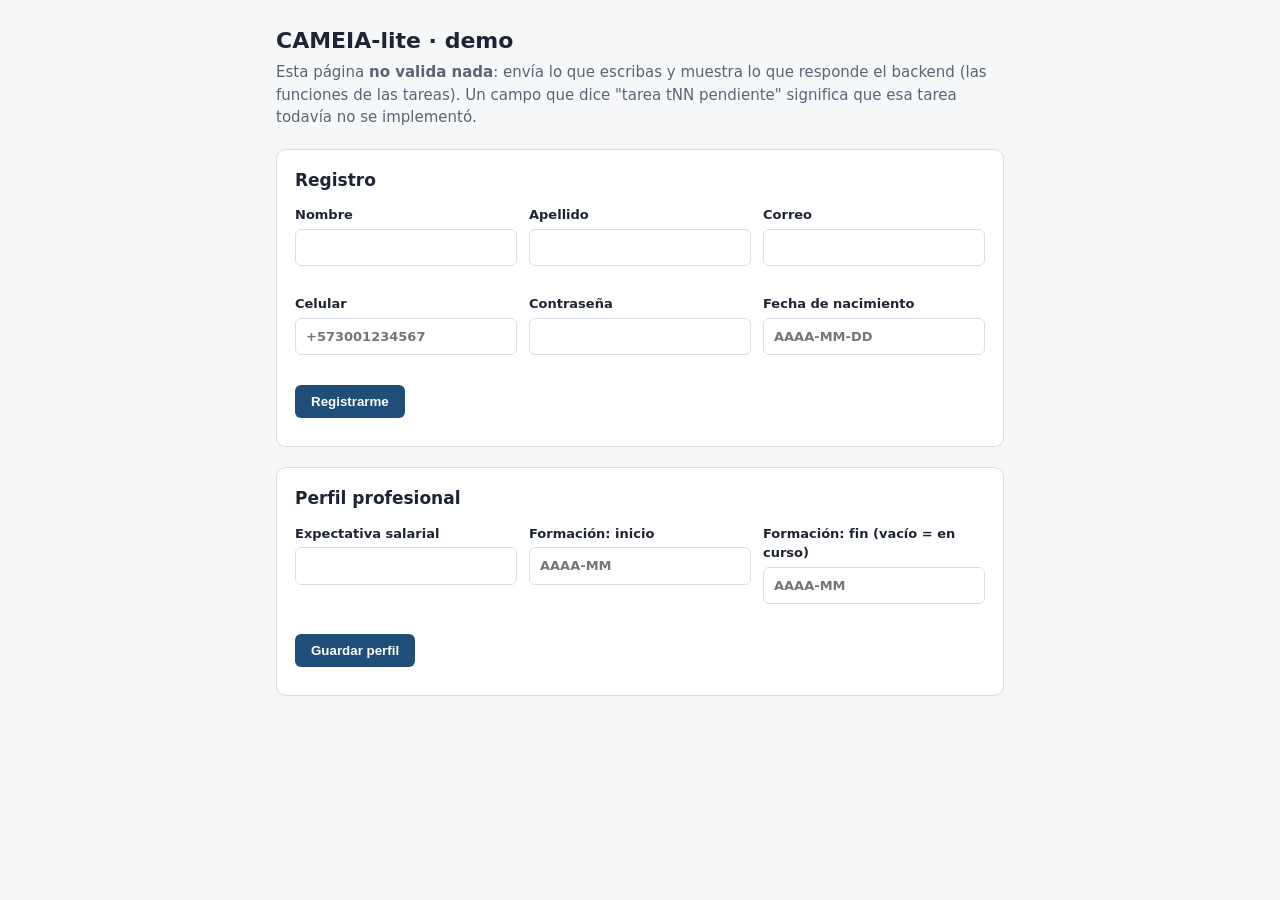
<file: demo/index.html>
<!doctype html>
<html lang="es">
<head>
<meta charset="utf-8">
<meta name="viewport" content="width=device-width, initial-scale=1">
<title>CAMEIA-lite demo</title>
<style>
  :root { --bg:#f6f7f9; --card:#fff; --text:#1d2433; --muted:#5b6475; --line:#d9dde5; --err:#b42318; --ok:#067647; --acc:#1f4e78; }
  @media (prefers-color-scheme: dark) { :root { --bg:#12151b; --card:#1b2029; --text:#e6e9ef; --muted:#9aa3b5; --line:#2e3542; --err:#f97066; --ok:#47cd89; --acc:#7cb4e8; } }
  * { box-sizing: border-box; }
  body { margin:0; background:var(--bg); color:var(--text); font:15px/1.5 system-ui, sans-serif; }
  main { max-width: 760px; margin: 0 auto; padding: 24px 16px; }
  h1 { font-size: 22px; margin: 0 0 4px; } p.nota { color: var(--muted); margin: 0 0 20px; }
  form { background: var(--card); border: 1px solid var(--line); border-radius: 10px; padding: 18px; margin-bottom: 20px; }
  h2 { font-size: 17px; margin: 0 0 12px; }
  .grid { display: grid; grid-template-columns: repeat(auto-fit, minmax(220px, 1fr)); gap: 12px; }
  label { display: block; font-weight: 600; font-size: 13px; }
  input { width: 100%; margin-top: 4px; padding: 8px 10px; border: 1px solid var(--line); border-radius: 6px; background: transparent; color: var(--text); font: inherit; }
  .err { color: var(--err); font-size: 13px; min-height: 1em; margin-top: 3px; }
  button { margin-top: 14px; padding: 9px 16px; border: 0; border-radius: 6px; background: var(--acc); color: #fff; font-weight: 600; cursor: pointer; }
  .estado { margin-top: 10px; font-size: 13px; color: var(--muted); } .estado.ok { color: var(--ok); }
</style>
</head>
<body>
<main>
  <h1>CAMEIA-lite · demo</h1>
  <p class="nota">Esta página <strong>no valida nada</strong>: envía lo que escribas y muestra lo que responde el backend (las funciones de las tareas). Un campo que dice "tarea tNN pendiente" significa que esa tarea todavía no se implementó.</p>

  <form id="registro" novalidate data-url="/api/registro">
    <h2>Registro</h2>
    <div class="grid">
      <label>Nombre<input name="nombre"><div class="err" data-campo="nombre"></div></label>
      <label>Apellido<input name="apellido"><div class="err" data-campo="apellido"></div></label>
      <label>Correo<input name="correo"><div class="err" data-campo="correo"></div></label>
      <label>Celular<input name="celular" placeholder="+573001234567"><div class="err" data-campo="celular"></div></label>
      <label>Contraseña<input name="contrasena" type="password"><div class="err" data-campo="contrasena"></div></label>
      <label>Fecha de nacimiento<input name="nacimiento" placeholder="AAAA-MM-DD"><div class="err" data-campo="nacimiento"></div></label>
    </div>
    <button>Registrarme</button><div class="estado"></div>
  </form>

  <form id="perfil" novalidate data-url="/api/perfil">
    <h2>Perfil profesional</h2>
    <div class="grid">
      <label>Expectativa salarial<input name="salario"><div class="err" data-campo="salario"></div></label>
      <label>Formación: inicio<input name="inicio" placeholder="AAAA-MM"></label>
      <label>Formación: fin (vacío = en curso)<input name="fin" placeholder="AAAA-MM"><div class="err" data-campo="formacion"></div></label>
    </div>
    <button>Guardar perfil</button><div class="estado"></div>
  </form>
</main>
<script>
  document.querySelectorAll("form").forEach(form => {
    form.addEventListener("submit", async ev => {
      ev.preventDefault();
      form.querySelectorAll(".err").forEach(e => e.textContent = "");
      const estado = form.querySelector(".estado");
      estado.className = "estado"; estado.textContent = "Enviando…";
      const datos = Object.fromEntries(new FormData(form));
      try {
        const r = await fetch(form.dataset.url, { method: "POST", headers: { "Content-Type": "application/json" }, body: JSON.stringify(datos) });
        const cuerpo = await r.json();
        const rid = r.headers.get("X-Request-Id");
        if (r.ok) { estado.className = "estado ok"; estado.textContent = `Guardado (${r.status}) · X-Request-Id ${rid}`; return; }
        for (const [campo, msgs] of Object.entries(cuerpo.errors || {})) {
          const el = form.querySelector(`[data-campo="${campo}"]`);
          if (el) el.textContent = msgs.join(" ");
        }
        estado.textContent = `El backend rechazó la solicitud (${r.status} ${cuerpo.code}) · X-Request-Id ${rid}`;
      } catch (e) {
        estado.textContent = "No se pudo contactar al backend. ¿Está corriendo python demo/servidor.py?";
      }
    });
  });
</script>
</body>
</html>
</file>
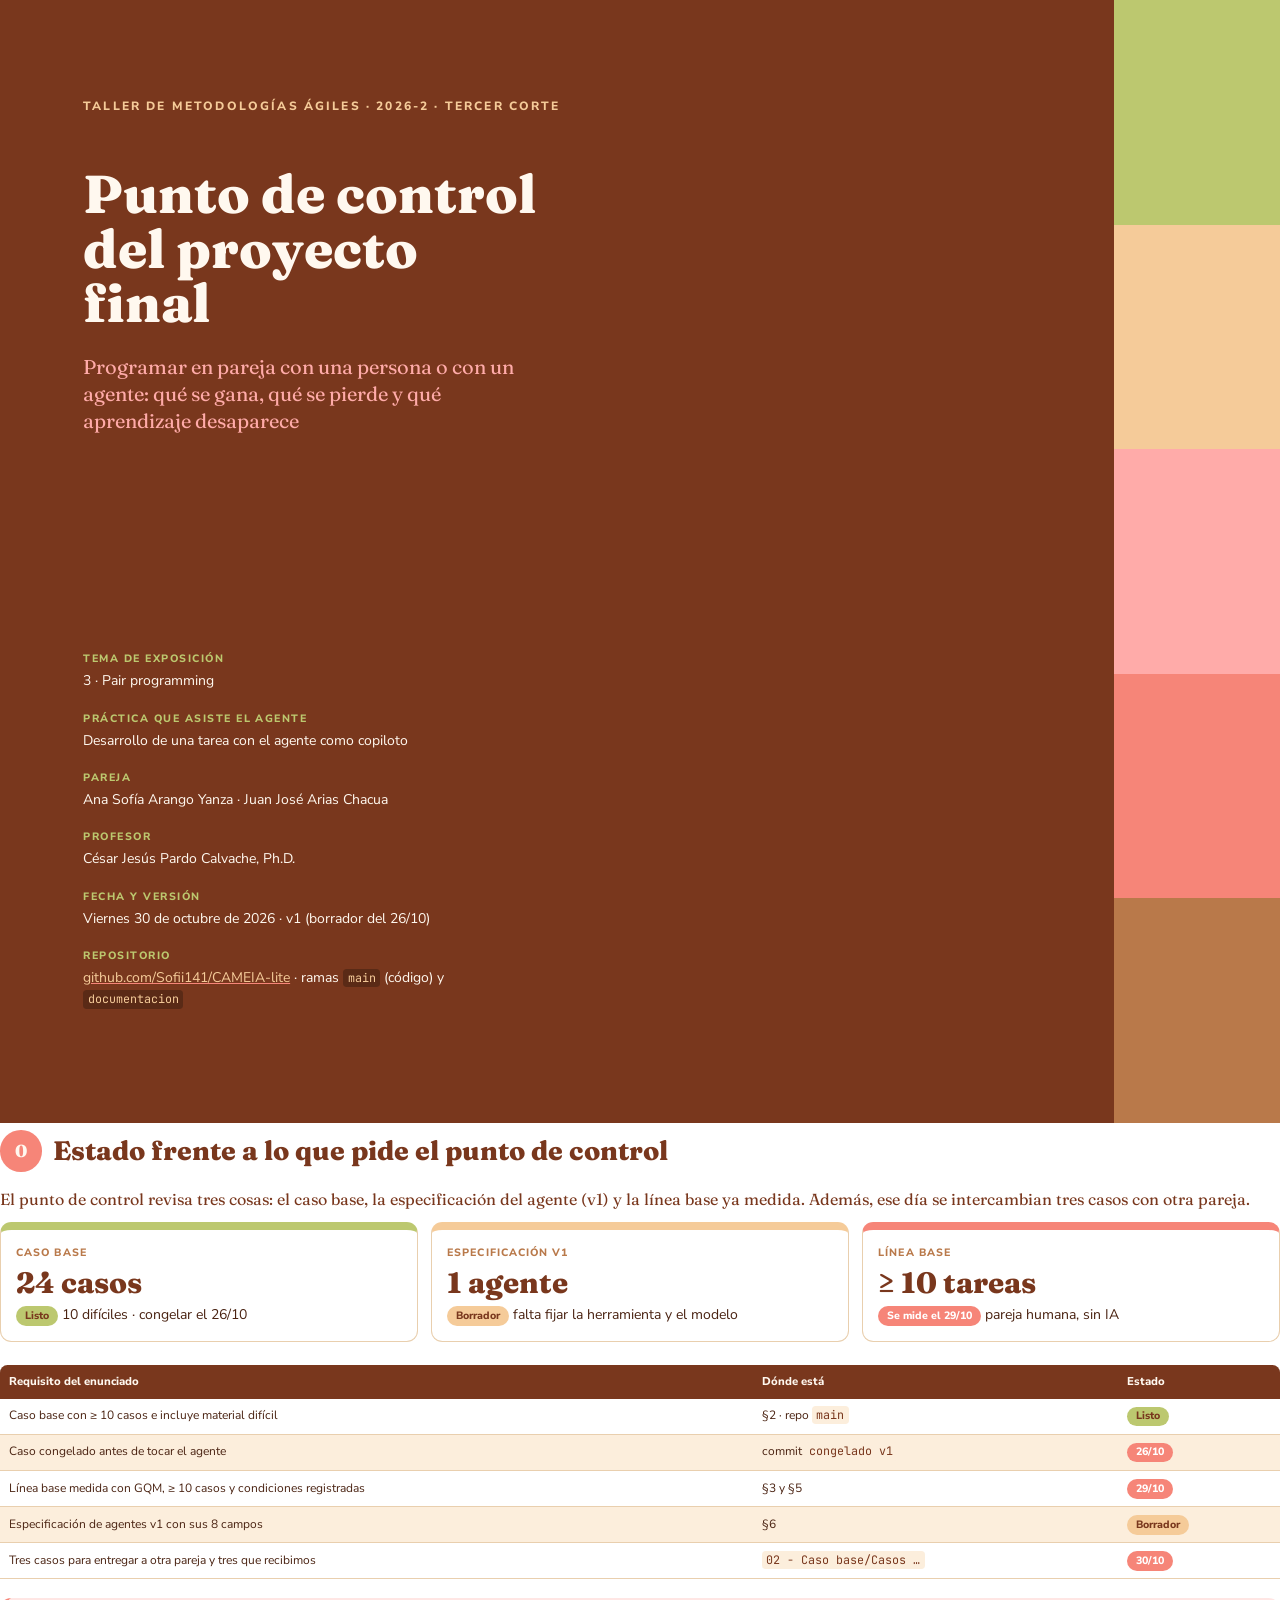
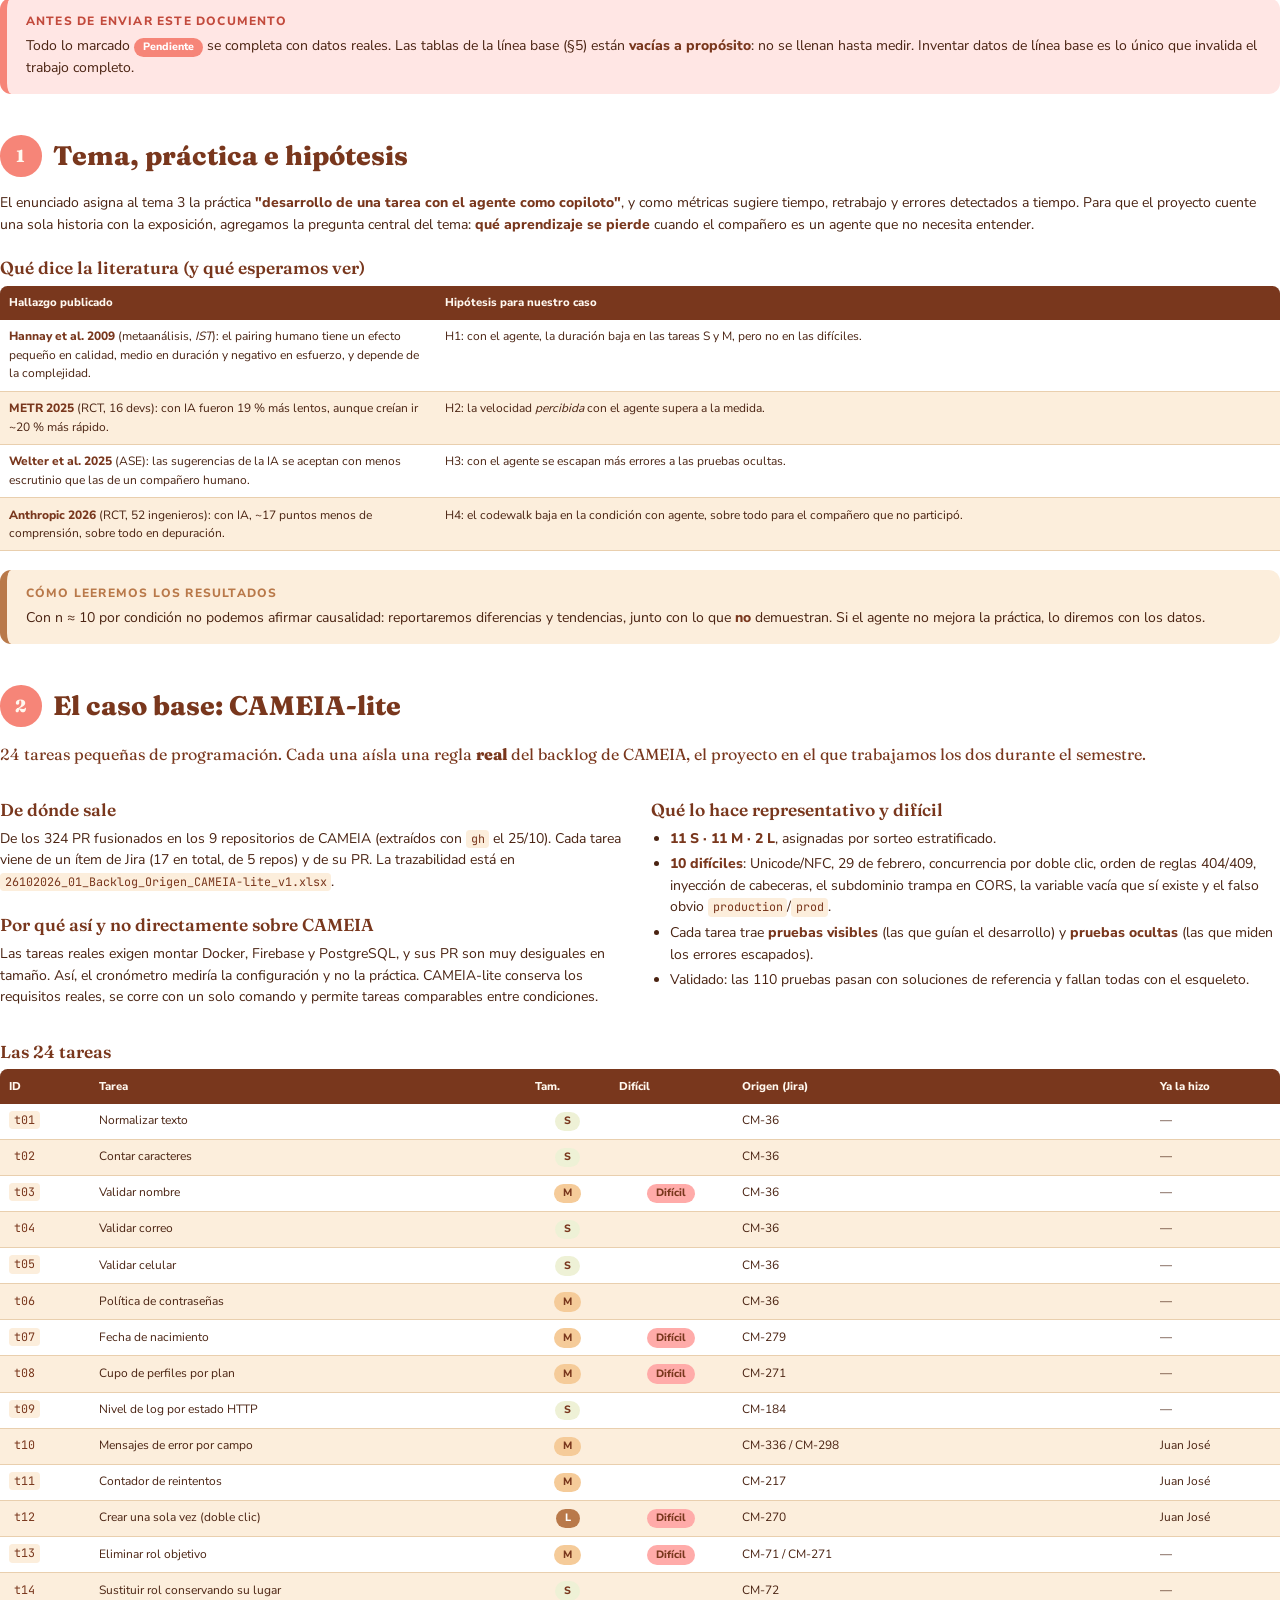
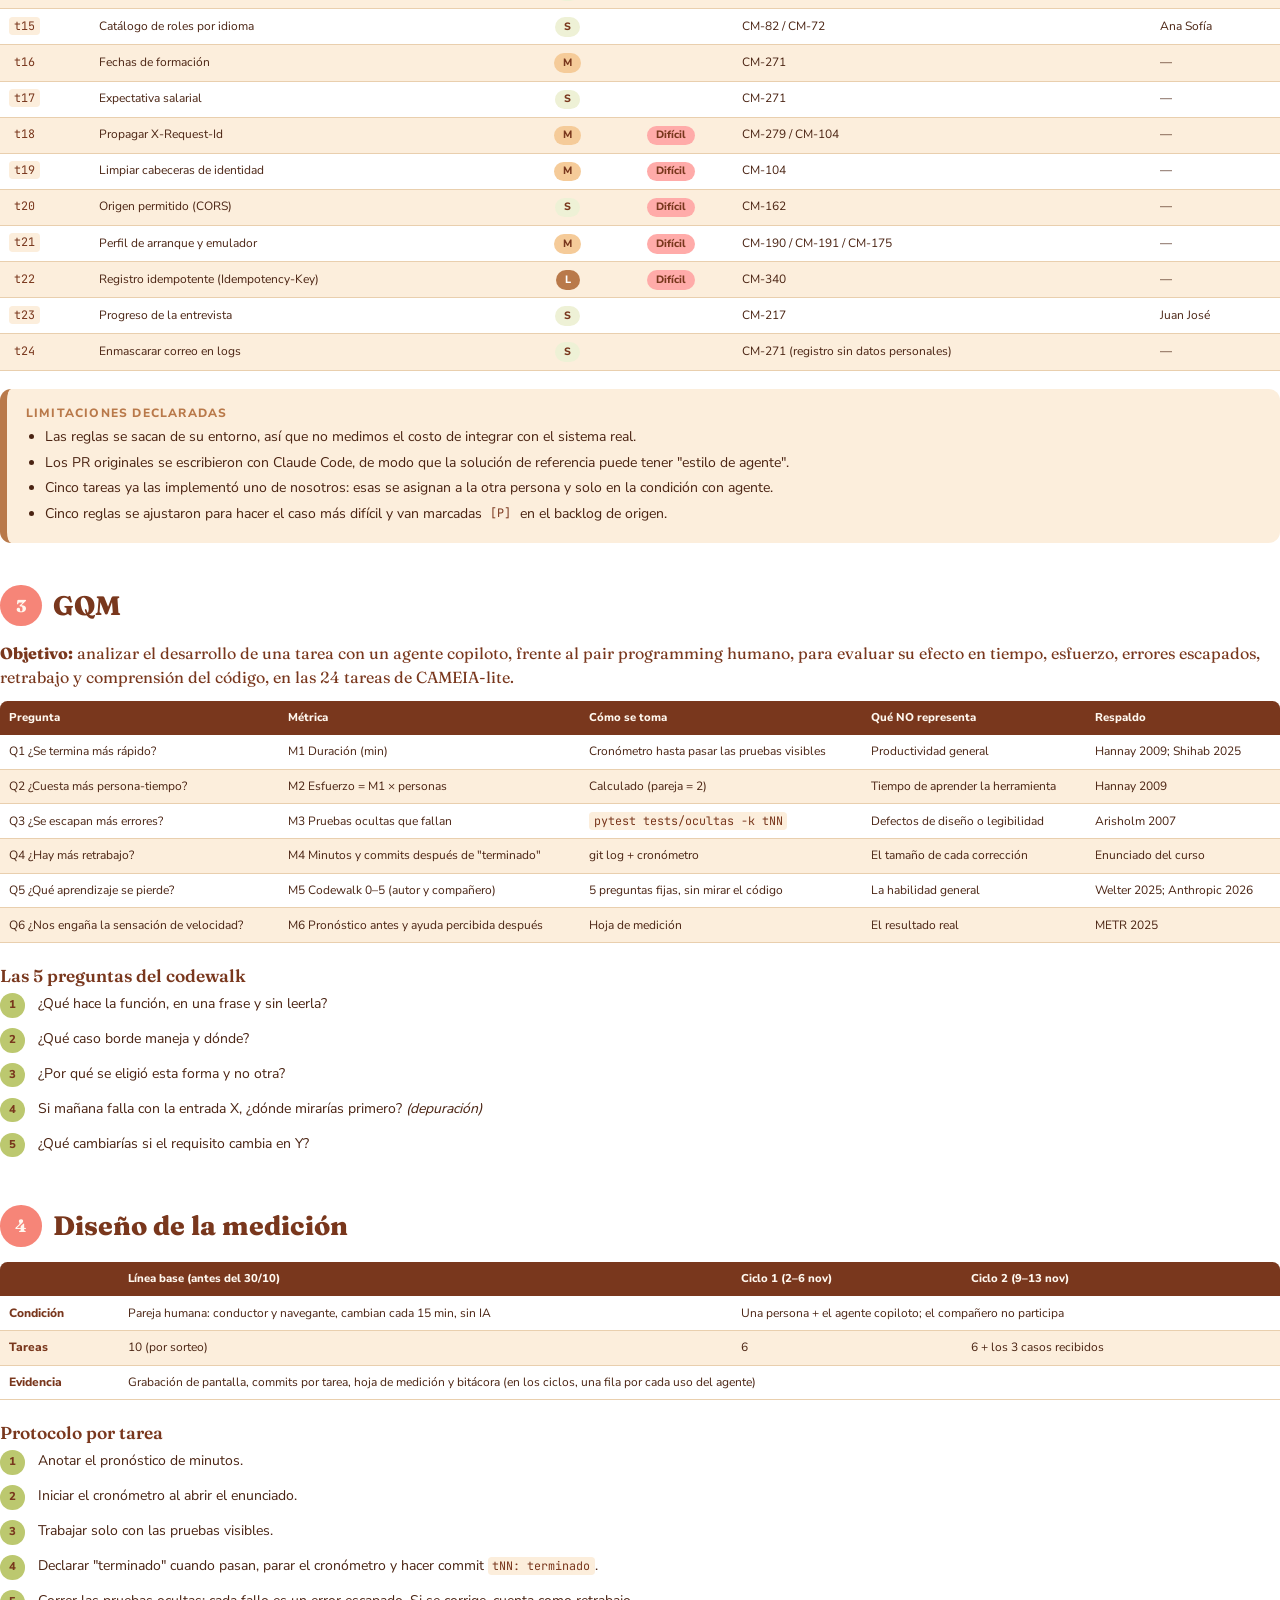
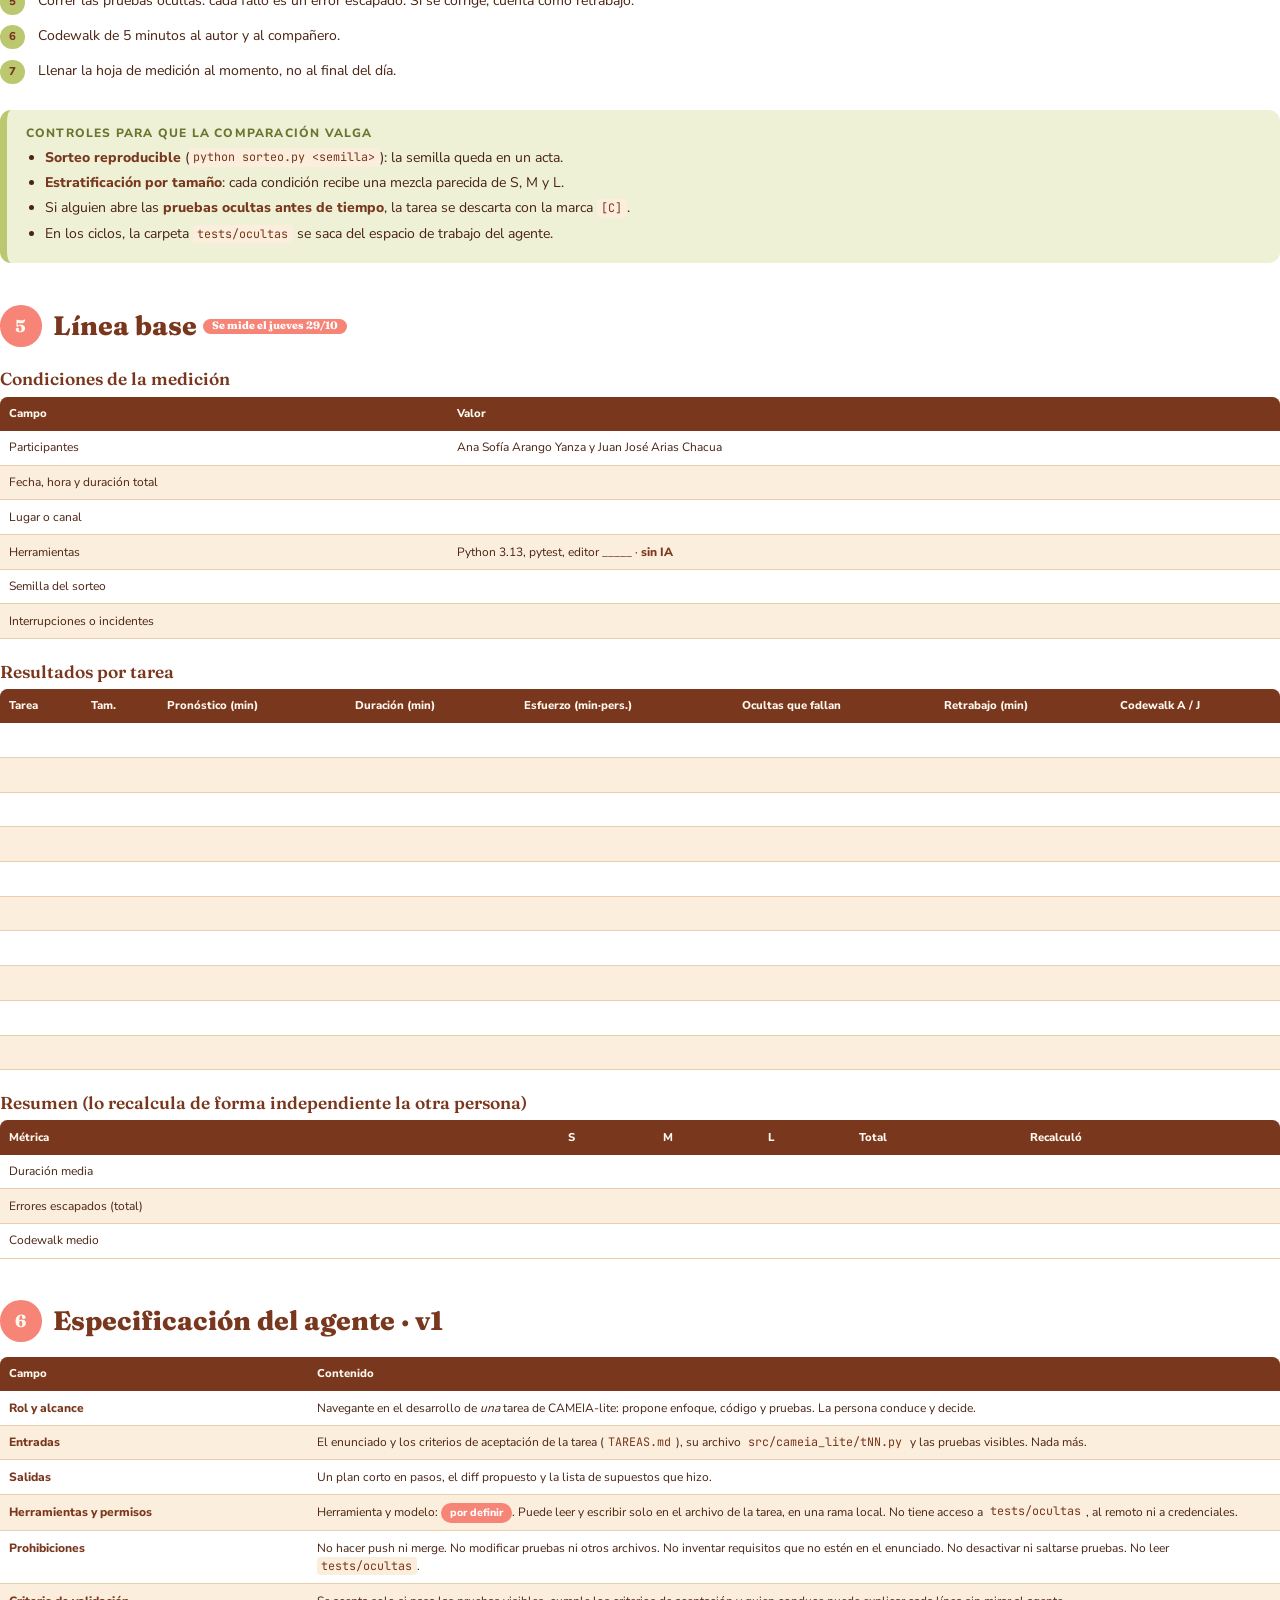
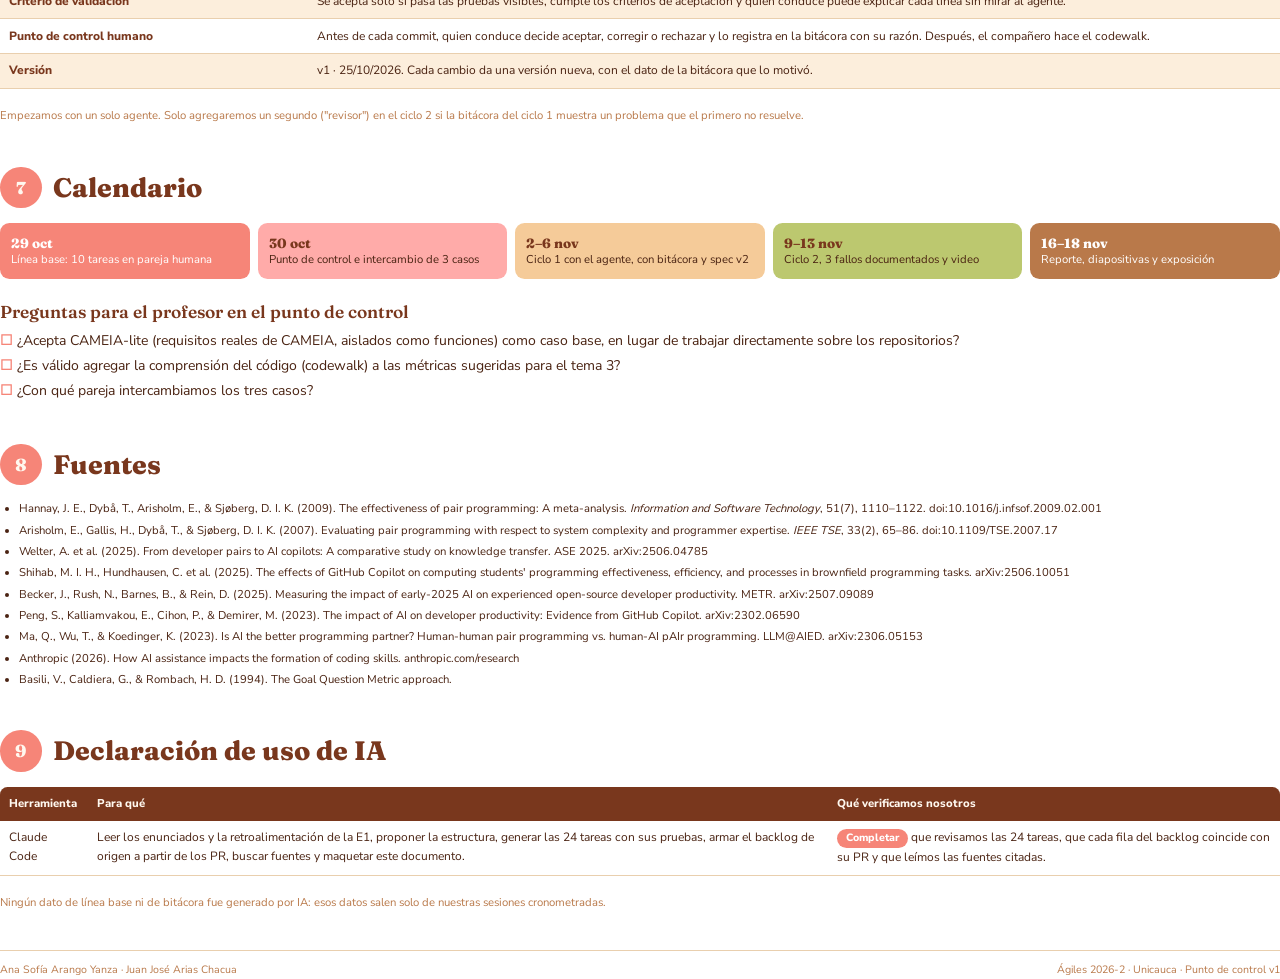
<file: 09 - Control de entrega/26102026_02_Punto_Control_v1.html>
<!doctype html>
<html lang="es">
<head>
<meta charset="utf-8">
<title>Punto de control · Proyecto final</title>
<link rel="stylesheet" href="../_Estilo/estilo.css">
</head>
<body>

<div class="portada">
  <div class="franjas"><span style="background:#BCC86F"></span><span style="background:#F5CB99"></span><span style="background:#FFABA9"></span><span style="background:#F68578"></span><span style="background:#B9794A"></span></div>
  <div class="etiqueta">Taller de Metodologías Ágiles · 2026-2 · Tercer corte</div>
  <h1>Punto de control del proyecto final</h1>
  <div class="sub">Programar en pareja con una persona o con un agente: qué se gana, qué se pierde y qué aprendizaje desaparece</div>
  <dl class="meta">
    <dt>Tema de exposición</dt><dd>3 · Pair programming</dd>
    <dt>Práctica que asiste el agente</dt><dd>Desarrollo de una tarea con el agente como copiloto</dd>
    <dt>Pareja</dt><dd>Ana Sofía Arango Yanza · Juan José Arias Chacua</dd>
    <dt>Profesor</dt><dd>César Jesús Pardo Calvache, Ph.D.</dd>
    <dt>Fecha y versión</dt><dd>Viernes 30 de octubre de 2026 · v1 (borrador del 26/10)</dd>
    <dt>Repositorio</dt><dd><a href="https://github.com/Sofii141/CAMEIA-lite">github.com/Sofii141/CAMEIA-lite</a> · ramas <code style="background:#5a2a16;color:#F5CB99">main</code> (código) y <code style="background:#5a2a16;color:#F5CB99">documentacion</code></dd>
  </dl>
</div>

<section>
  <h2><span class="num">0</span>Estado frente a lo que pide el punto de control</h2>
  <p class="lead">El punto de control revisa tres cosas: el caso base, la especificación del agente (v1) y la línea base ya medida. Además, ese día se intercambian tres casos con otra pareja.</p>
  <div class="tarjetas">
    <div class="tarjeta verde"><div class="t">Caso base</div><div class="v">24 casos</div><span class="chip ok">Listo</span> 10 difíciles · congelar el 26/10</div>
    <div class="tarjeta miel"><div class="t">Especificación v1</div><div class="v">1 agente</div><span class="chip info">Borrador</span> falta fijar la herramienta y el modelo</div>
    <div class="tarjeta rosa"><div class="t">Línea base</div><div class="v">≥ 10 tareas</div><span class="chip pend">Se mide el 29/10</span> pareja humana, sin IA</div>
  </div>
  <table>
    <thead><tr><th>Requisito del enunciado</th><th>Dónde está</th><th>Estado</th></tr></thead>
    <tbody>
      <tr><td>Caso base con ≥ 10 casos e incluye material difícil</td><td>§2 · repo <code>main</code></td><td><span class="chip ok">Listo</span></td></tr>
      <tr><td>Caso congelado antes de tocar el agente</td><td>commit <code>congelado v1</code></td><td><span class="chip pend">26/10</span></td></tr>
      <tr><td>Línea base medida con GQM, ≥ 10 casos y condiciones registradas</td><td>§3 y §5</td><td><span class="chip pend">29/10</span></td></tr>
      <tr><td>Especificación de agentes v1 con sus 8 campos</td><td>§6</td><td><span class="chip info">Borrador</span></td></tr>
      <tr><td>Tres casos para entregar a otra pareja y tres que recibimos</td><td><code>02 - Caso base/Casos …</code></td><td><span class="chip pend">30/10</span></td></tr>
    </tbody>
  </table>
  <div class="caja alerta"><h4>Antes de enviar este documento</h4><p>Todo lo marcado <span class="chip pend">Pendiente</span> se completa con datos reales. Las tablas de la línea base (§5) están <strong>vacías a propósito</strong>: no se llenan hasta medir. Inventar datos de línea base es lo único que invalida el trabajo completo.</p></div>
</section>

<section class="nueva">
  <h2><span class="num">1</span>Tema, práctica e hipótesis</h2>
  <p>El enunciado asigna al tema 3 la práctica <strong>"desarrollo de una tarea con el agente como copiloto"</strong>, y como métricas sugiere tiempo, retrabajo y errores detectados a tiempo. Para que el proyecto cuente una sola historia con la exposición, agregamos la pregunta central del tema: <strong>qué aprendizaje se pierde</strong> cuando el compañero es un agente que no necesita entender.</p>
  <h3>Qué dice la literatura (y qué esperamos ver)</h3>
  <table>
    <thead><tr><th style="width:34%">Hallazgo publicado</th><th>Hipótesis para nuestro caso</th></tr></thead>
    <tbody>
      <tr><td><strong>Hannay et al. 2009</strong> (metaanálisis, <em>IST</em>): el pairing humano tiene un efecto pequeño en calidad, medio en duración y negativo en esfuerzo, y depende de la complejidad.</td><td>H1: con el agente, la duración baja en las tareas S y M, pero no en las difíciles.</td></tr>
      <tr><td><strong>METR 2025</strong> (RCT, 16 devs): con IA fueron 19 % más lentos, aunque creían ir ~20 % más rápido.</td><td>H2: la velocidad <em>percibida</em> con el agente supera a la medida.</td></tr>
      <tr><td><strong>Welter et al. 2025</strong> (ASE): las sugerencias de la IA se aceptan con menos escrutinio que las de un compañero humano.</td><td>H3: con el agente se escapan más errores a las pruebas ocultas.</td></tr>
      <tr><td><strong>Anthropic 2026</strong> (RCT, 52 ingenieros): con IA, ~17 puntos menos de comprensión, sobre todo en depuración.</td><td>H4: el codewalk baja en la condición con agente, sobre todo para el compañero que no participó.</td></tr>
    </tbody>
  </table>
  <div class="caja nota"><h4>Cómo leeremos los resultados</h4><p>Con n ≈ 10 por condición no podemos afirmar causalidad: reportaremos diferencias y tendencias, junto con lo que <strong>no</strong> demuestran. Si el agente no mejora la práctica, lo diremos con los datos.</p></div>
</section>

<section class="nueva">
  <h2><span class="num">2</span>El caso base: CAMEIA-lite</h2>
  <p class="lead">24 tareas pequeñas de programación. Cada una aísla una regla <strong>real</strong> del backlog de CAMEIA, el proyecto en el que trabajamos los dos durante el semestre.</p>
  <div class="dos-col">
    <div>
      <h3>De dónde sale</h3>
      <p>De los 324 PR fusionados en los 9 repositorios de CAMEIA (extraídos con <code>gh</code> el 25/10). Cada tarea viene de un ítem de Jira (17 en total, de 5 repos) y de su PR. La trazabilidad está en <code>26102026_01_Backlog_Origen_CAMEIA-lite_v1.xlsx</code>.</p>
      <h3>Por qué así y no directamente sobre CAMEIA</h3>
      <p>Las tareas reales exigen montar Docker, Firebase y PostgreSQL, y sus PR son muy desiguales en tamaño. Así, el cronómetro mediría la configuración y no la práctica. CAMEIA-lite conserva los requisitos reales, se corre con un solo comando y permite tareas comparables entre condiciones.</p>
    </div>
    <div>
      <h3>Qué lo hace representativo y difícil</h3>
      <ul>
        <li><strong>11 S · 11 M · 2 L</strong>, asignadas por sorteo estratificado.</li>
        <li><strong>10 difíciles</strong>: Unicode/NFC, 29 de febrero, concurrencia por doble clic, orden de reglas 404/409, inyección de cabeceras, el subdominio trampa en CORS, la variable vacía que sí existe y el falso obvio <code>production</code>/<code>prod</code>.</li>
        <li>Cada tarea trae <strong>pruebas visibles</strong> (las que guían el desarrollo) y <strong>pruebas ocultas</strong> (las que miden los errores escapados).</li>
        <li>Validado: las 110 pruebas pasan con soluciones de referencia y fallan todas con el esqueleto.</li>
      </ul>
    </div>
  </div>
  <h3>Las 24 tareas</h3>
  <table>
    <thead><tr><th>ID</th><th>Tarea</th><th>Tam.</th><th>Difícil</th><th>Origen (Jira)</th><th>Ya la hizo</th></tr></thead>
    <tbody><tr><td><code>t01</code></td><td>Normalizar texto</td><td class="c"><span class="chip s">S</span></td><td class="c"></td><td>CM-36</td><td>—</td></tr><tr><td><code>t02</code></td><td>Contar caracteres</td><td class="c"><span class="chip s">S</span></td><td class="c"></td><td>CM-36</td><td>—</td></tr><tr><td><code>t03</code></td><td>Validar nombre</td><td class="c"><span class="chip m">M</span></td><td class="c"><span class="chip dif">Difícil</span></td><td>CM-36</td><td>—</td></tr><tr><td><code>t04</code></td><td>Validar correo</td><td class="c"><span class="chip s">S</span></td><td class="c"></td><td>CM-36</td><td>—</td></tr><tr><td><code>t05</code></td><td>Validar celular</td><td class="c"><span class="chip s">S</span></td><td class="c"></td><td>CM-36</td><td>—</td></tr><tr><td><code>t06</code></td><td>Política de contraseñas</td><td class="c"><span class="chip m">M</span></td><td class="c"></td><td>CM-36</td><td>—</td></tr><tr><td><code>t07</code></td><td>Fecha de nacimiento</td><td class="c"><span class="chip m">M</span></td><td class="c"><span class="chip dif">Difícil</span></td><td>CM-279</td><td>—</td></tr><tr><td><code>t08</code></td><td>Cupo de perfiles por plan</td><td class="c"><span class="chip m">M</span></td><td class="c"><span class="chip dif">Difícil</span></td><td>CM-271</td><td>—</td></tr><tr><td><code>t09</code></td><td>Nivel de log por estado HTTP</td><td class="c"><span class="chip s">S</span></td><td class="c"></td><td>CM-184</td><td>—</td></tr><tr><td><code>t10</code></td><td>Mensajes de error por campo</td><td class="c"><span class="chip m">M</span></td><td class="c"></td><td>CM-336 / CM-298</td><td>Juan José</td></tr><tr><td><code>t11</code></td><td>Contador de reintentos</td><td class="c"><span class="chip m">M</span></td><td class="c"></td><td>CM-217</td><td>Juan José</td></tr><tr><td><code>t12</code></td><td>Crear una sola vez (doble clic)</td><td class="c"><span class="chip l">L</span></td><td class="c"><span class="chip dif">Difícil</span></td><td>CM-270</td><td>Juan José</td></tr><tr><td><code>t13</code></td><td>Eliminar rol objetivo</td><td class="c"><span class="chip m">M</span></td><td class="c"><span class="chip dif">Difícil</span></td><td>CM-71 / CM-271</td><td>—</td></tr><tr><td><code>t14</code></td><td>Sustituir rol conservando su lugar</td><td class="c"><span class="chip s">S</span></td><td class="c"></td><td>CM-72</td><td>—</td></tr><tr><td><code>t15</code></td><td>Catálogo de roles por idioma</td><td class="c"><span class="chip s">S</span></td><td class="c"></td><td>CM-82 / CM-72</td><td>Ana Sofía</td></tr><tr><td><code>t16</code></td><td>Fechas de formación</td><td class="c"><span class="chip m">M</span></td><td class="c"></td><td>CM-271</td><td>—</td></tr><tr><td><code>t17</code></td><td>Expectativa salarial</td><td class="c"><span class="chip s">S</span></td><td class="c"></td><td>CM-271</td><td>—</td></tr><tr><td><code>t18</code></td><td>Propagar X-Request-Id</td><td class="c"><span class="chip m">M</span></td><td class="c"><span class="chip dif">Difícil</span></td><td>CM-279 / CM-104</td><td>—</td></tr><tr><td><code>t19</code></td><td>Limpiar cabeceras de identidad</td><td class="c"><span class="chip m">M</span></td><td class="c"><span class="chip dif">Difícil</span></td><td>CM-104</td><td>—</td></tr><tr><td><code>t20</code></td><td>Origen permitido (CORS)</td><td class="c"><span class="chip s">S</span></td><td class="c"><span class="chip dif">Difícil</span></td><td>CM-162</td><td>—</td></tr><tr><td><code>t21</code></td><td>Perfil de arranque y emulador</td><td class="c"><span class="chip m">M</span></td><td class="c"><span class="chip dif">Difícil</span></td><td>CM-190 / CM-191 / CM-175</td><td>—</td></tr><tr><td><code>t22</code></td><td>Registro idempotente (Idempotency-Key)</td><td class="c"><span class="chip l">L</span></td><td class="c"><span class="chip dif">Difícil</span></td><td>CM-340</td><td>—</td></tr><tr><td><code>t23</code></td><td>Progreso de la entrevista</td><td class="c"><span class="chip s">S</span></td><td class="c"></td><td>CM-217</td><td>Juan José</td></tr><tr><td><code>t24</code></td><td>Enmascarar correo en logs</td><td class="c"><span class="chip s">S</span></td><td class="c"></td><td>CM-271 (registro sin datos personales)</td><td>—</td></tr></tbody>
  </table>
  <div class="caja nota"><h4>Limitaciones declaradas</h4>
    <ul>
      <li>Las reglas se sacan de su entorno, así que no medimos el costo de integrar con el sistema real.</li>
      <li>Los PR originales se escribieron con Claude Code, de modo que la solución de referencia puede tener "estilo de agente".</li>
      <li>Cinco tareas ya las implementó uno de nosotros: esas se asignan a la otra persona y solo en la condición con agente.</li>
      <li>Cinco reglas se ajustaron para hacer el caso más difícil y van marcadas <code>[P]</code> en el backlog de origen.</li>
    </ul>
  </div>
</section>

<section class="nueva">
  <h2><span class="num">3</span>GQM</h2>
  <p class="lead"><strong>Objetivo:</strong> analizar el desarrollo de una tarea con un agente copiloto, frente al pair programming humano, para evaluar su efecto en tiempo, esfuerzo, errores escapados, retrabajo y comprensión del código, en las 24 tareas de CAMEIA-lite.</p>
  <table>
    <thead><tr><th>Pregunta</th><th>Métrica</th><th>Cómo se toma</th><th>Qué NO representa</th><th>Respaldo</th></tr></thead>
    <tbody>
      <tr><td>Q1 ¿Se termina más rápido?</td><td>M1 Duración (min)</td><td>Cronómetro hasta pasar las pruebas visibles</td><td>Productividad general</td><td>Hannay 2009; Shihab 2025</td></tr>
      <tr><td>Q2 ¿Cuesta más persona-tiempo?</td><td>M2 Esfuerzo = M1 × personas</td><td>Calculado (pareja = 2)</td><td>Tiempo de aprender la herramienta</td><td>Hannay 2009</td></tr>
      <tr><td>Q3 ¿Se escapan más errores?</td><td>M3 Pruebas ocultas que fallan</td><td><code>pytest tests/ocultas -k tNN</code></td><td>Defectos de diseño o legibilidad</td><td>Arisholm 2007</td></tr>
      <tr><td>Q4 ¿Hay más retrabajo?</td><td>M4 Minutos y commits después de "terminado"</td><td>git log + cronómetro</td><td>El tamaño de cada corrección</td><td>Enunciado del curso</td></tr>
      <tr><td>Q5 ¿Qué aprendizaje se pierde?</td><td>M5 Codewalk 0–5 (autor y compañero)</td><td>5 preguntas fijas, sin mirar el código</td><td>La habilidad general</td><td>Welter 2025; Anthropic 2026</td></tr>
      <tr><td>Q6 ¿Nos engaña la sensación de velocidad?</td><td>M6 Pronóstico antes y ayuda percibida después</td><td>Hoja de medición</td><td>El resultado real</td><td>METR 2025</td></tr>
    </tbody>
  </table>
  <h3>Las 5 preguntas del codewalk</h3>
  <ol class="pasos">
    <li>¿Qué hace la función, en una frase y sin leerla?</li>
    <li>¿Qué caso borde maneja y dónde?</li>
    <li>¿Por qué se eligió esta forma y no otra?</li>
    <li>Si mañana falla con la entrada X, ¿dónde mirarías primero? <em>(depuración)</em></li>
    <li>¿Qué cambiarías si el requisito cambia en Y?</li>
  </ol>
</section>

<section class="nueva">
  <h2><span class="num">4</span>Diseño de la medición</h2>
  <table>
    <thead><tr><th></th><th>Línea base (antes del 30/10)</th><th>Ciclo 1 (2–6 nov)</th><th>Ciclo 2 (9–13 nov)</th></tr></thead>
    <tbody>
      <tr><td><strong>Condición</strong></td><td>Pareja humana: conductor y navegante, cambian cada 15 min, sin IA</td><td colspan="2">Una persona + el agente copiloto; el compañero no participa</td></tr>
      <tr><td><strong>Tareas</strong></td><td>10 (por sorteo)</td><td>6</td><td>6 + los 3 casos recibidos</td></tr>
      <tr><td><strong>Evidencia</strong></td><td colspan="3">Grabación de pantalla, commits por tarea, hoja de medición y bitácora (en los ciclos, una fila por cada uso del agente)</td></tr>
    </tbody>
  </table>
  <h3>Protocolo por tarea</h3>
  <ol class="pasos">
    <li>Anotar el pronóstico de minutos.</li>
    <li>Iniciar el cronómetro al abrir el enunciado.</li>
    <li>Trabajar solo con las pruebas visibles.</li>
    <li>Declarar "terminado" cuando pasan, parar el cronómetro y hacer commit <code>tNN: terminado</code>.</li>
    <li>Correr las pruebas ocultas: cada fallo es un error escapado. Si se corrige, cuenta como retrabajo.</li>
    <li>Codewalk de 5 minutos al autor y al compañero.</li>
    <li>Llenar la hoja de medición al momento, no al final del día.</li>
  </ol>
  <div class="caja ok"><h4>Controles para que la comparación valga</h4>
    <ul>
      <li><strong>Sorteo reproducible</strong> (<code>python sorteo.py &lt;semilla&gt;</code>): la semilla queda en un acta.</li>
      <li><strong>Estratificación por tamaño</strong>: cada condición recibe una mezcla parecida de S, M y L.</li>
      <li>Si alguien abre las <strong>pruebas ocultas antes de tiempo</strong>, la tarea se descarta con la marca <code>[C]</code>.</li>
      <li>En los ciclos, la carpeta <code>tests/ocultas</code> se saca del espacio de trabajo del agente.</li>
    </ul>
  </div>
</section>

<section class="nueva">
  <h2><span class="num">5</span>Línea base <span class="chip pend" style="vertical-align:4pt">Se mide el jueves 29/10</span></h2>
  <h3>Condiciones de la medición</h3>
  <table>
    <thead><tr><th style="width:35%">Campo</th><th>Valor</th></tr></thead>
    <tbody>
      <tr><td>Participantes</td><td>Ana Sofía Arango Yanza y Juan José Arias Chacua</td></tr>
      <tr><td>Fecha, hora y duración total</td><td>&nbsp;</td></tr>
      <tr><td>Lugar o canal</td><td>&nbsp;</td></tr>
      <tr><td>Herramientas</td><td>Python 3.13, pytest, editor _____ · <strong>sin IA</strong></td></tr>
      <tr><td>Semilla del sorteo</td><td>&nbsp;</td></tr>
      <tr><td>Interrupciones o incidentes</td><td>&nbsp;</td></tr>
    </tbody>
  </table>
  <h3>Resultados por tarea</h3>
  <table>
    <thead><tr><th>Tarea</th><th>Tam.</th><th>Pronóstico (min)</th><th>Duración (min)</th><th>Esfuerzo (min·pers.)</th><th>Ocultas que fallan</th><th>Retrabajo (min)</th><th>Codewalk A / J</th></tr></thead>
    <tbody><tr><td>&nbsp;</td><td></td><td></td><td></td><td></td><td></td><td></td><td></td></tr><tr><td>&nbsp;</td><td></td><td></td><td></td><td></td><td></td><td></td><td></td></tr><tr><td>&nbsp;</td><td></td><td></td><td></td><td></td><td></td><td></td><td></td></tr><tr><td>&nbsp;</td><td></td><td></td><td></td><td></td><td></td><td></td><td></td></tr><tr><td>&nbsp;</td><td></td><td></td><td></td><td></td><td></td><td></td><td></td></tr><tr><td>&nbsp;</td><td></td><td></td><td></td><td></td><td></td><td></td><td></td></tr><tr><td>&nbsp;</td><td></td><td></td><td></td><td></td><td></td><td></td><td></td></tr><tr><td>&nbsp;</td><td></td><td></td><td></td><td></td><td></td><td></td><td></td></tr><tr><td>&nbsp;</td><td></td><td></td><td></td><td></td><td></td><td></td><td></td></tr><tr><td>&nbsp;</td><td></td><td></td><td></td><td></td><td></td><td></td><td></td></tr></tbody>
  </table>
  <h3>Resumen (lo recalcula de forma independiente la otra persona)</h3>
  <table>
    <thead><tr><th>Métrica</th><th>S</th><th>M</th><th>L</th><th>Total</th><th>Recalculó</th></tr></thead>
    <tbody>
      <tr><td>Duración media</td><td></td><td></td><td></td><td></td><td></td></tr>
      <tr><td>Errores escapados (total)</td><td></td><td></td><td></td><td></td><td></td></tr>
      <tr><td>Codewalk medio</td><td></td><td></td><td></td><td></td><td></td></tr>
    </tbody>
  </table>
</section>

<section class="nueva">
  <h2><span class="num">6</span>Especificación del agente · v1</h2>
  <table>
    <thead><tr><th style="width:24%">Campo</th><th>Contenido</th></tr></thead>
    <tbody>
      <tr><td><strong>Rol y alcance</strong></td><td>Navegante en el desarrollo de <em>una</em> tarea de CAMEIA-lite: propone enfoque, código y pruebas. La persona conduce y decide.</td></tr>
      <tr><td><strong>Entradas</strong></td><td>El enunciado y los criterios de aceptación de la tarea (<code>TAREAS.md</code>), su archivo <code>src/cameia_lite/tNN.py</code> y las pruebas visibles. Nada más.</td></tr>
      <tr><td><strong>Salidas</strong></td><td>Un plan corto en pasos, el diff propuesto y la lista de supuestos que hizo.</td></tr>
      <tr><td><strong>Herramientas y permisos</strong></td><td>Herramienta y modelo: <span class="chip pend">por definir</span>. Puede leer y escribir solo en el archivo de la tarea, en una rama local. No tiene acceso a <code>tests/ocultas</code>, al remoto ni a credenciales.</td></tr>
      <tr><td><strong>Prohibiciones</strong></td><td>No hacer push ni merge. No modificar pruebas ni otros archivos. No inventar requisitos que no estén en el enunciado. No desactivar ni saltarse pruebas. No leer <code>tests/ocultas</code>.</td></tr>
      <tr><td><strong>Criterio de validación</strong></td><td>Se acepta solo si pasa las pruebas visibles, cumple los criterios de aceptación y quien conduce puede explicar cada línea sin mirar al agente.</td></tr>
      <tr><td><strong>Punto de control humano</strong></td><td>Antes de cada commit, quien conduce decide aceptar, corregir o rechazar y lo registra en la bitácora con su razón. Después, el compañero hace el codewalk.</td></tr>
      <tr><td><strong>Versión</strong></td><td>v1 · 25/10/2026. Cada cambio da una versión nueva, con el dato de la bitácora que lo motivó.</td></tr>
    </tbody>
  </table>
  <p class="pequeno">Empezamos con un solo agente. Solo agregaremos un segundo ("revisor") en el ciclo 2 si la bitácora del ciclo 1 muestra un problema que el primero no resuelve.</p>
</section>

<section>
  <h2><span class="num">7</span>Calendario</h2>
  <div class="tiempo">
    <div class="t1"><b>29 oct</b>Línea base: 10 tareas en pareja humana</div>
    <div class="t2"><b>30 oct</b>Punto de control e intercambio de 3 casos</div>
    <div class="t3"><b>2–6 nov</b>Ciclo 1 con el agente, con bitácora y spec v2</div>
    <div class="t4"><b>9–13 nov</b>Ciclo 2, 3 fallos documentados y video</div>
    <div class="t5"><b>16–18 nov</b>Reporte, diapositivas y exposición</div>
  </div>
  <h3>Preguntas para el profesor en el punto de control</h3>
  <ul class="check">
    <li>¿Acepta CAMEIA-lite (requisitos reales de CAMEIA, aislados como funciones) como caso base, en lugar de trabajar directamente sobre los repositorios?</li>
    <li>¿Es válido agregar la comprensión del código (codewalk) a las métricas sugeridas para el tema 3?</li>
    <li>¿Con qué pareja intercambiamos los tres casos?</li>
  </ul>
</section>

<section>
  <h2><span class="num">8</span>Fuentes</h2>
  <ul class="pequeno" style="color:var(--ink)">
    <li>Hannay, J. E., Dybå, T., Arisholm, E., &amp; Sjøberg, D. I. K. (2009). The effectiveness of pair programming: A meta-analysis. <em>Information and Software Technology</em>, 51(7), 1110–1122. doi:10.1016/j.infsof.2009.02.001</li>
    <li>Arisholm, E., Gallis, H., Dybå, T., &amp; Sjøberg, D. I. K. (2007). Evaluating pair programming with respect to system complexity and programmer expertise. <em>IEEE TSE</em>, 33(2), 65–86. doi:10.1109/TSE.2007.17</li>
    <li>Welter, A. et al. (2025). From developer pairs to AI copilots: A comparative study on knowledge transfer. ASE 2025. arXiv:2506.04785</li>
    <li>Shihab, M. I. H., Hundhausen, C. et al. (2025). The effects of GitHub Copilot on computing students' programming effectiveness, efficiency, and processes in brownfield programming tasks. arXiv:2506.10051</li>
    <li>Becker, J., Rush, N., Barnes, B., &amp; Rein, D. (2025). Measuring the impact of early-2025 AI on experienced open-source developer productivity. METR. arXiv:2507.09089</li>
    <li>Peng, S., Kalliamvakou, E., Cihon, P., &amp; Demirer, M. (2023). The impact of AI on developer productivity: Evidence from GitHub Copilot. arXiv:2302.06590</li>
    <li>Ma, Q., Wu, T., &amp; Koedinger, K. (2023). Is AI the better programming partner? Human-human pair programming vs. human-AI pAIr programming. LLM@AIED. arXiv:2306.05153</li>
    <li>Anthropic (2026). How AI assistance impacts the formation of coding skills. anthropic.com/research</li>
    <li>Basili, V., Caldiera, G., &amp; Rombach, H. D. (1994). The Goal Question Metric approach.</li>
  </ul>
</section>

<section>
  <h2><span class="num">9</span>Declaración de uso de IA</h2>
  <table>
    <thead><tr><th>Herramienta</th><th>Para qué</th><th>Qué verificamos nosotros</th></tr></thead>
    <tbody>
      <tr><td>Claude Code</td><td>Leer los enunciados y la retroalimentación de la E1, proponer la estructura, generar las 24 tareas con sus pruebas, armar el backlog de origen a partir de los PR, buscar fuentes y maquetar este documento.</td><td><span class="chip pend">Completar</span> que revisamos las 24 tareas, que cada fila del backlog coincide con su PR y que leímos las fuentes citadas.</td></tr>
    </tbody>
  </table>
  <p class="pequeno">Ningún dato de línea base ni de bitácora fue generado por IA: esos datos salen solo de nuestras sesiones cronometradas.</p>
</section>

<div class="pie"><span>Ana Sofía Arango Yanza · Juan José Arias Chacua</span><span>Ágiles 2026-2 · Unicauca · Punto de control v1</span></div>
</body>
</html>
</file>
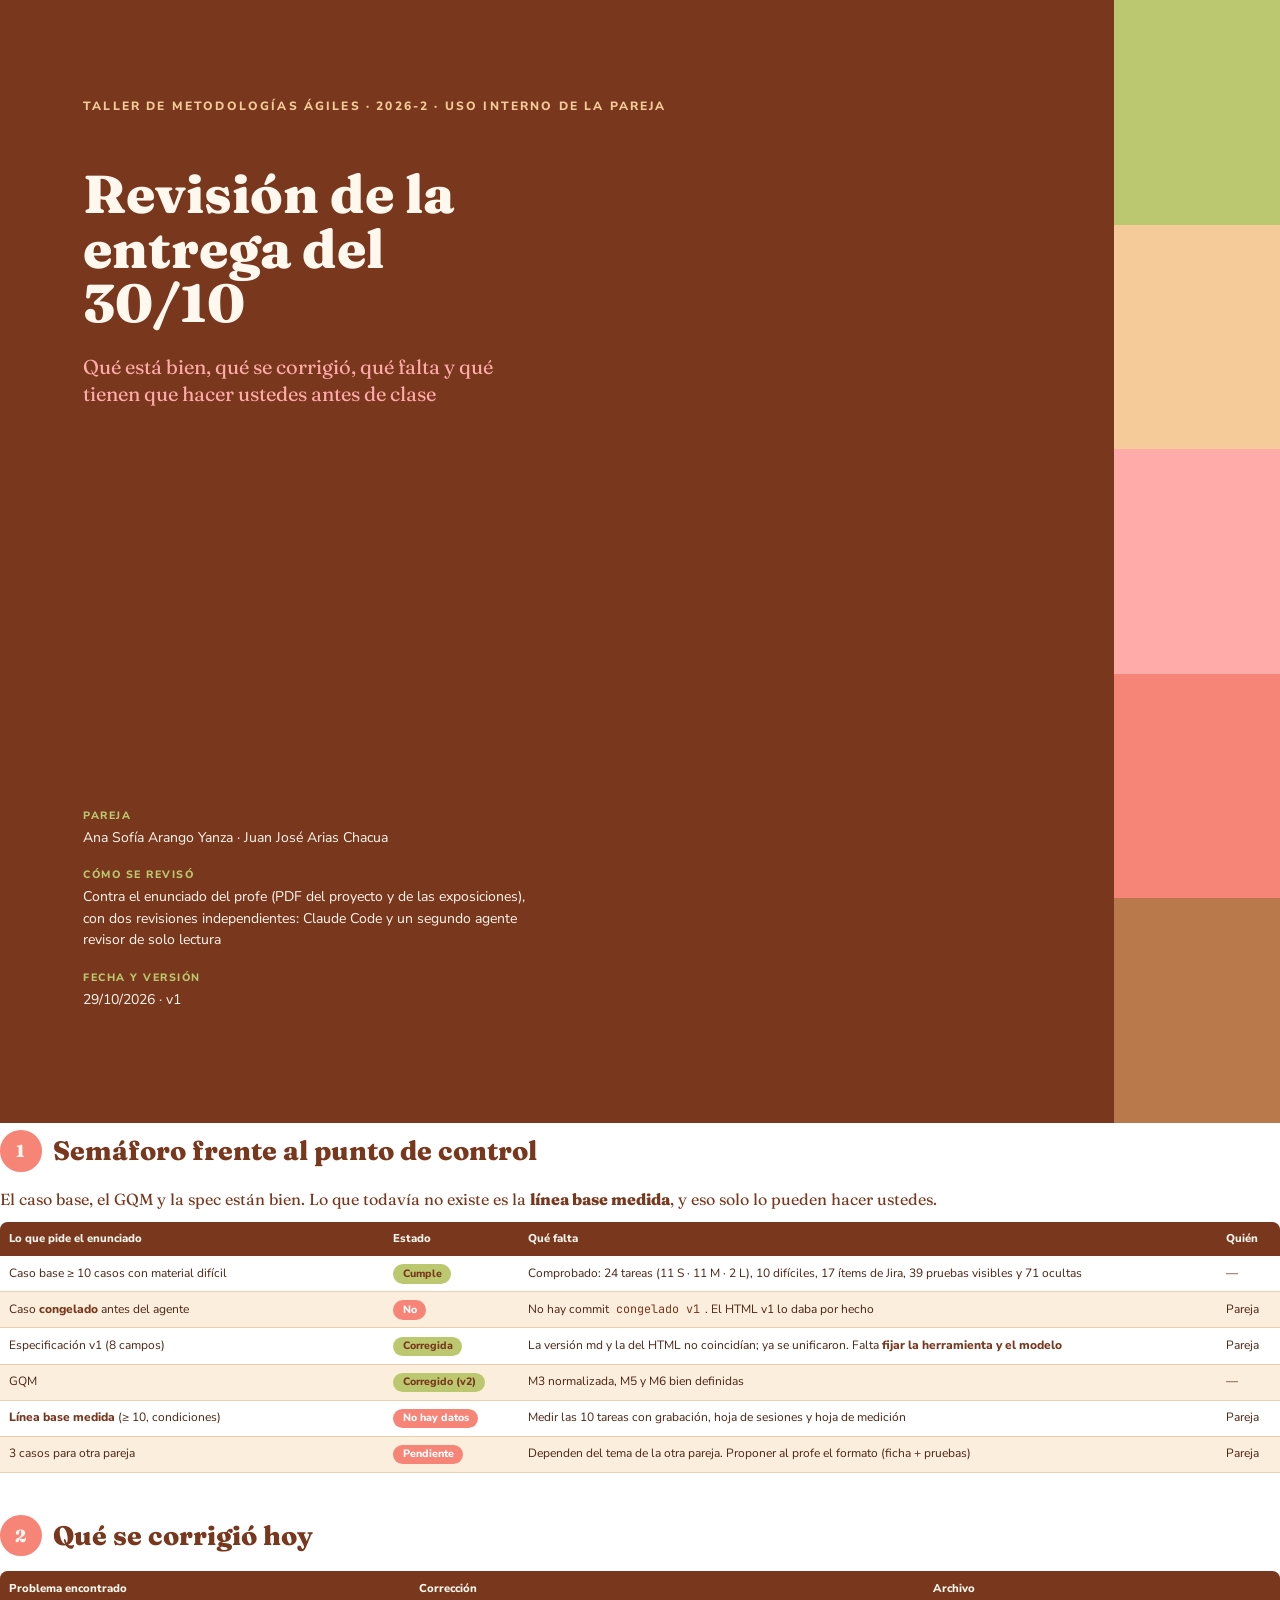
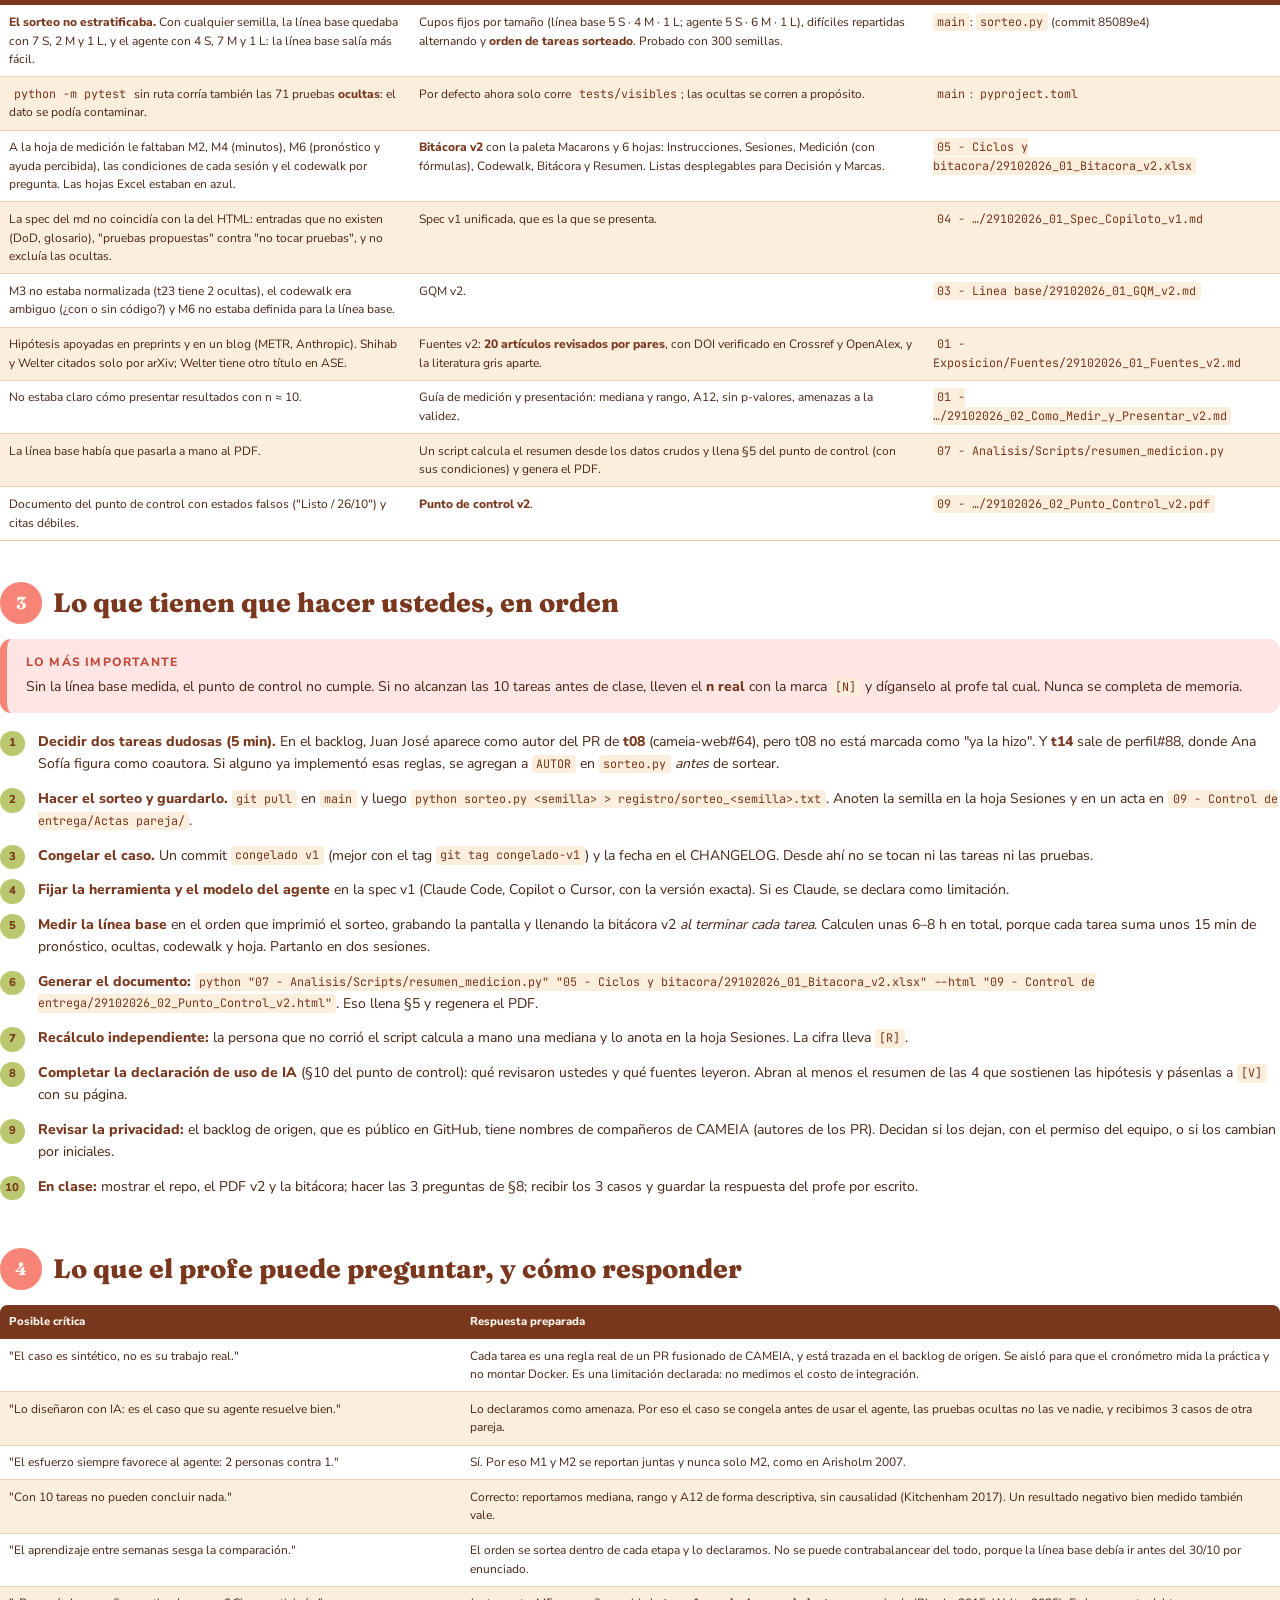
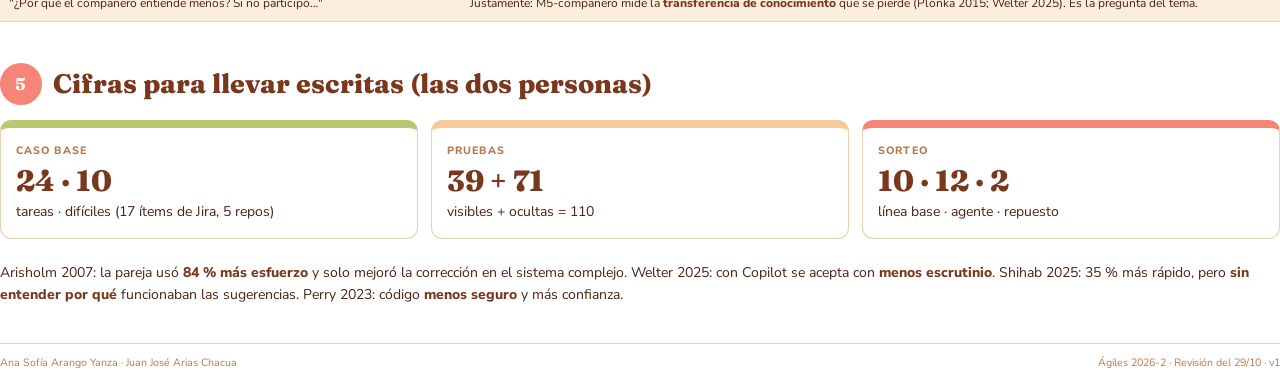
<file: 09 - Control de entrega/29102026_01_Revision_Entrega_v1.html>
<!doctype html>
<html lang="es">
<head>
<meta charset="utf-8">
<title>Revisión de la entrega del 30/10</title>
<link rel="stylesheet" href="../_Estilo/estilo.css">
</head>
<body>

<div class="portada">
  <div class="franjas"><span style="background:#BCC86F"></span><span style="background:#F5CB99"></span><span style="background:#FFABA9"></span><span style="background:#F68578"></span><span style="background:#B9794A"></span></div>
  <div class="etiqueta">Taller de Metodologías Ágiles · 2026-2 · Uso interno de la pareja</div>
  <h1>Revisión de la entrega del 30/10</h1>
  <div class="sub">Qué está bien, qué se corrigió, qué falta y qué tienen que hacer ustedes antes de clase</div>
  <dl class="meta">
    <dt>Pareja</dt><dd>Ana Sofía Arango Yanza · Juan José Arias Chacua</dd>
    <dt>Cómo se revisó</dt><dd>Contra el enunciado del profe (PDF del proyecto y de las exposiciones), con dos revisiones independientes: Claude Code y un segundo agente revisor de solo lectura</dd>
    <dt>Fecha y versión</dt><dd>29/10/2026 · v1</dd>
  </dl>
</div>

<section>
  <h2><span class="num">1</span>Semáforo frente al punto de control</h2>
  <p class="lead">El caso base, el GQM y la spec están bien. Lo que todavía no existe es la <strong>línea base medida</strong>, y eso solo lo pueden hacer ustedes.</p>
  <table>
    <thead><tr><th style="width:30%">Lo que pide el enunciado</th><th>Estado</th><th>Qué falta</th><th>Quién</th></tr></thead>
    <tbody>
      <tr><td>Caso base ≥ 10 casos con material difícil</td><td><span class="chip ok">Cumple</span></td><td>Comprobado: 24 tareas (11 S · 11 M · 2 L), 10 difíciles, 17 ítems de Jira, 39 pruebas visibles y 71 ocultas</td><td>—</td></tr>
      <tr><td>Caso <strong>congelado</strong> antes del agente</td><td><span class="chip pend">No</span></td><td>No hay commit <code>congelado v1</code>. El HTML v1 lo daba por hecho</td><td>Pareja</td></tr>
      <tr><td>Especificación v1 (8 campos)</td><td><span class="chip ok">Corregida</span></td><td>La versión md y la del HTML no coincidían; ya se unificaron. Falta <strong>fijar la herramienta y el modelo</strong></td><td>Pareja</td></tr>
      <tr><td>GQM</td><td><span class="chip ok">Corregido (v2)</span></td><td>M3 normalizada, M5 y M6 bien definidas</td><td>—</td></tr>
      <tr><td><strong>Línea base medida</strong> (≥ 10, condiciones)</td><td><span class="chip pend">No hay datos</span></td><td>Medir las 10 tareas con grabación, hoja de sesiones y hoja de medición</td><td>Pareja</td></tr>
      <tr><td>3 casos para otra pareja</td><td><span class="chip pend">Pendiente</span></td><td>Dependen del tema de la otra pareja. Proponer al profe el formato (ficha + pruebas)</td><td>Pareja</td></tr>
    </tbody>
  </table>
</section>

<section class="nueva">
  <h2><span class="num">2</span>Qué se corrigió hoy</h2>
  <table>
    <thead><tr><th style="width:32%">Problema encontrado</th><th>Corrección</th><th>Archivo</th></tr></thead>
    <tbody>
      <tr><td><strong>El sorteo no estratificaba.</strong> Con cualquier semilla, la línea base quedaba con 7 S, 2 M y 1 L, y el agente con 4 S, 7 M y 1 L: la línea base salía más fácil.</td><td>Cupos fijos por tamaño (línea base 5 S · 4 M · 1 L; agente 5 S · 6 M · 1 L), difíciles repartidas alternando y <strong>orden de tareas sorteado</strong>. Probado con 300 semillas.</td><td><code>main</code>: <code>sorteo.py</code> (commit 85089e4)</td></tr>
      <tr><td><code>python -m pytest</code> sin ruta corría también las 71 pruebas <strong>ocultas</strong>: el dato se podía contaminar.</td><td>Por defecto ahora solo corre <code>tests/visibles</code>; las ocultas se corren a propósito.</td><td><code>main</code>: <code>pyproject.toml</code></td></tr>
      <tr><td>A la hoja de medición le faltaban M2, M4 (minutos), M6 (pronóstico y ayuda percibida), las condiciones de cada sesión y el codewalk por pregunta. Las hojas Excel estaban en azul.</td><td><strong>Bitácora v2</strong> con la paleta Macarons y 6 hojas: Instrucciones, Sesiones, Medición (con fórmulas), Codewalk, Bitácora y Resumen. Listas desplegables para Decisión y Marcas.</td><td><code>05 - Ciclos y bitacora/29102026_01_Bitacora_v2.xlsx</code></td></tr>
      <tr><td>La spec del md no coincidía con la del HTML: entradas que no existen (DoD, glosario), "pruebas propuestas" contra "no tocar pruebas", y no excluía las ocultas.</td><td>Spec v1 unificada, que es la que se presenta.</td><td><code>04 - …/29102026_01_Spec_Copiloto_v1.md</code></td></tr>
      <tr><td>M3 no estaba normalizada (t23 tiene 2 ocultas), el codewalk era ambiguo (¿con o sin código?) y M6 no estaba definida para la línea base.</td><td>GQM v2.</td><td><code>03 - Linea base/29102026_01_GQM_v2.md</code></td></tr>
      <tr><td>Hipótesis apoyadas en preprints y en un blog (METR, Anthropic). Shihab y Welter citados solo por arXiv; Welter tiene otro título en ASE.</td><td>Fuentes v2: <strong>20 artículos revisados por pares</strong>, con DOI verificado en Crossref y OpenAlex, y la literatura gris aparte.</td><td><code>01 - Exposicion/Fuentes/29102026_01_Fuentes_v2.md</code></td></tr>
      <tr><td>No estaba claro cómo presentar resultados con n ≈ 10.</td><td>Guía de medición y presentación: mediana y rango, A12, sin p-valores, amenazas a la validez.</td><td><code>01 - …/29102026_02_Como_Medir_y_Presentar_v2.md</code></td></tr>
      <tr><td>La línea base había que pasarla a mano al PDF.</td><td>Un script calcula el resumen desde los datos crudos y llena §5 del punto de control (con sus condiciones) y genera el PDF.</td><td><code>07 - Analisis/Scripts/resumen_medicion.py</code></td></tr>
      <tr><td>Documento del punto de control con estados falsos ("Listo / 26/10") y citas débiles.</td><td><strong>Punto de control v2</strong>.</td><td><code>09 - …/29102026_02_Punto_Control_v2.pdf</code></td></tr>
    </tbody>
  </table>
</section>

<section class="nueva">
  <h2><span class="num">3</span>Lo que tienen que hacer ustedes, en orden</h2>
  <div class="caja alerta"><h4>Lo más importante</h4><p>Sin la línea base medida, el punto de control no cumple. Si no alcanzan las 10 tareas antes de clase, lleven el <strong>n real</strong> con la marca <code>[N]</code> y díganselo al profe tal cual. Nunca se completa de memoria.</p></div>
  <ol class="pasos">
    <li><strong>Decidir dos tareas dudosas (5 min).</strong> En el backlog, Juan José aparece como autor del PR de <strong>t08</strong> (cameia-web#64), pero t08 no está marcada como "ya la hizo". Y <strong>t14</strong> sale de perfil#88, donde Ana Sofía figura como coautora. Si alguno ya implementó esas reglas, se agregan a <code>AUTOR</code> en <code>sorteo.py</code> <em>antes</em> de sortear.</li>
    <li><strong>Hacer el sorteo y guardarlo.</strong> <code>git pull</code> en <code>main</code> y luego <code>python sorteo.py &lt;semilla&gt; &gt; registro/sorteo_&lt;semilla&gt;.txt</code>. Anoten la semilla en la hoja Sesiones y en un acta en <code>09 - Control de entrega/Actas pareja/</code>.</li>
    <li><strong>Congelar el caso.</strong> Un commit <code>congelado v1</code> (mejor con el tag <code>git tag congelado-v1</code>) y la fecha en el CHANGELOG. Desde ahí no se tocan ni las tareas ni las pruebas.</li>
    <li><strong>Fijar la herramienta y el modelo del agente</strong> en la spec v1 (Claude Code, Copilot o Cursor, con la versión exacta). Si es Claude, se declara como limitación.</li>
    <li><strong>Medir la línea base</strong> en el orden que imprimió el sorteo, grabando la pantalla y llenando la bitácora v2 <em>al terminar cada tarea</em>. Calculen unas 6–8 h en total, porque cada tarea suma unos 15 min de pronóstico, ocultas, codewalk y hoja. Partanlo en dos sesiones.</li>
    <li><strong>Generar el documento:</strong> <code>python "07 - Analisis/Scripts/resumen_medicion.py" "05 - Ciclos y bitacora/29102026_01_Bitacora_v2.xlsx" --html "09 - Control de entrega/29102026_02_Punto_Control_v2.html"</code>. Eso llena §5 y regenera el PDF.</li>
    <li><strong>Recálculo independiente:</strong> la persona que no corrió el script calcula a mano una mediana y lo anota en la hoja Sesiones. La cifra lleva <code>[R]</code>.</li>
    <li><strong>Completar la declaración de uso de IA</strong> (§10 del punto de control): qué revisaron ustedes y qué fuentes leyeron. Abran al menos el resumen de las 4 que sostienen las hipótesis y pásenlas a <code>[V]</code> con su página.</li>
    <li><strong>Revisar la privacidad:</strong> el backlog de origen, que es público en GitHub, tiene nombres de compañeros de CAMEIA (autores de los PR). Decidan si los dejan, con el permiso del equipo, o si los cambian por iniciales.</li>
    <li><strong>En clase:</strong> mostrar el repo, el PDF v2 y la bitácora; hacer las 3 preguntas de §8; recibir los 3 casos y guardar la respuesta del profe por escrito.</li>
  </ol>
</section>

<section class="nueva">
  <h2><span class="num">4</span>Lo que el profe puede preguntar, y cómo responder</h2>
  <table>
    <thead><tr><th style="width:36%">Posible crítica</th><th>Respuesta preparada</th></tr></thead>
    <tbody>
      <tr><td>"El caso es sintético, no es su trabajo real."</td><td>Cada tarea es una regla real de un PR fusionado de CAMEIA, y está trazada en el backlog de origen. Se aisló para que el cronómetro mida la práctica y no montar Docker. Es una limitación declarada: no medimos el costo de integración.</td></tr>
      <tr><td>"Lo diseñaron con IA: es el caso que su agente resuelve bien."</td><td>Lo declaramos como amenaza. Por eso el caso se congela antes de usar el agente, las pruebas ocultas no las ve nadie, y recibimos 3 casos de otra pareja.</td></tr>
      <tr><td>"El esfuerzo siempre favorece al agente: 2 personas contra 1."</td><td>Sí. Por eso M1 y M2 se reportan juntas y nunca solo M2, como en Arisholm 2007.</td></tr>
      <tr><td>"Con 10 tareas no pueden concluir nada."</td><td>Correcto: reportamos mediana, rango y A12 de forma descriptiva, sin causalidad (Kitchenham 2017). Un resultado negativo bien medido también vale.</td></tr>
      <tr><td>"El aprendizaje entre semanas sesga la comparación."</td><td>El orden se sortea dentro de cada etapa y lo declaramos. No se puede contrabalancear del todo, porque la línea base debía ir antes del 30/10 por enunciado.</td></tr>
      <tr><td>"¿Por qué el compañero entiende menos? Si no participó…"</td><td>Justamente: M5-compañero mide la <strong>transferencia de conocimiento</strong> que se pierde (Plonka 2015; Welter 2025). Es la pregunta del tema.</td></tr>
    </tbody>
  </table>
</section>

<section>
  <h2><span class="num">5</span>Cifras para llevar escritas (las dos personas)</h2>
  <div class="tarjetas">
    <div class="tarjeta verde"><div class="t">Caso base</div><div class="v">24 · 10</div>tareas · difíciles (17 ítems de Jira, 5 repos)</div>
    <div class="tarjeta miel"><div class="t">Pruebas</div><div class="v">39 + 71</div>visibles + ocultas = 110</div>
    <div class="tarjeta rosa"><div class="t">Sorteo</div><div class="v">10 · 12 · 2</div>línea base · agente · repuesto</div>
  </div>
  <p>Arisholm 2007: la pareja usó <strong>84 % más esfuerzo</strong> y solo mejoró la corrección en el sistema complejo. Welter 2025: con Copilot se acepta con <strong>menos escrutinio</strong>. Shihab 2025: 35 % más rápido, pero <strong>sin entender por qué</strong> funcionaban las sugerencias. Perry 2023: código <strong>menos seguro</strong> y más confianza.</p>
</section>

<div class="pie"><span>Ana Sofía Arango Yanza · Juan José Arias Chacua</span><span>Ágiles 2026-2 · Revisión del 29/10 · v1</span></div>
</body>
</html>
</file>
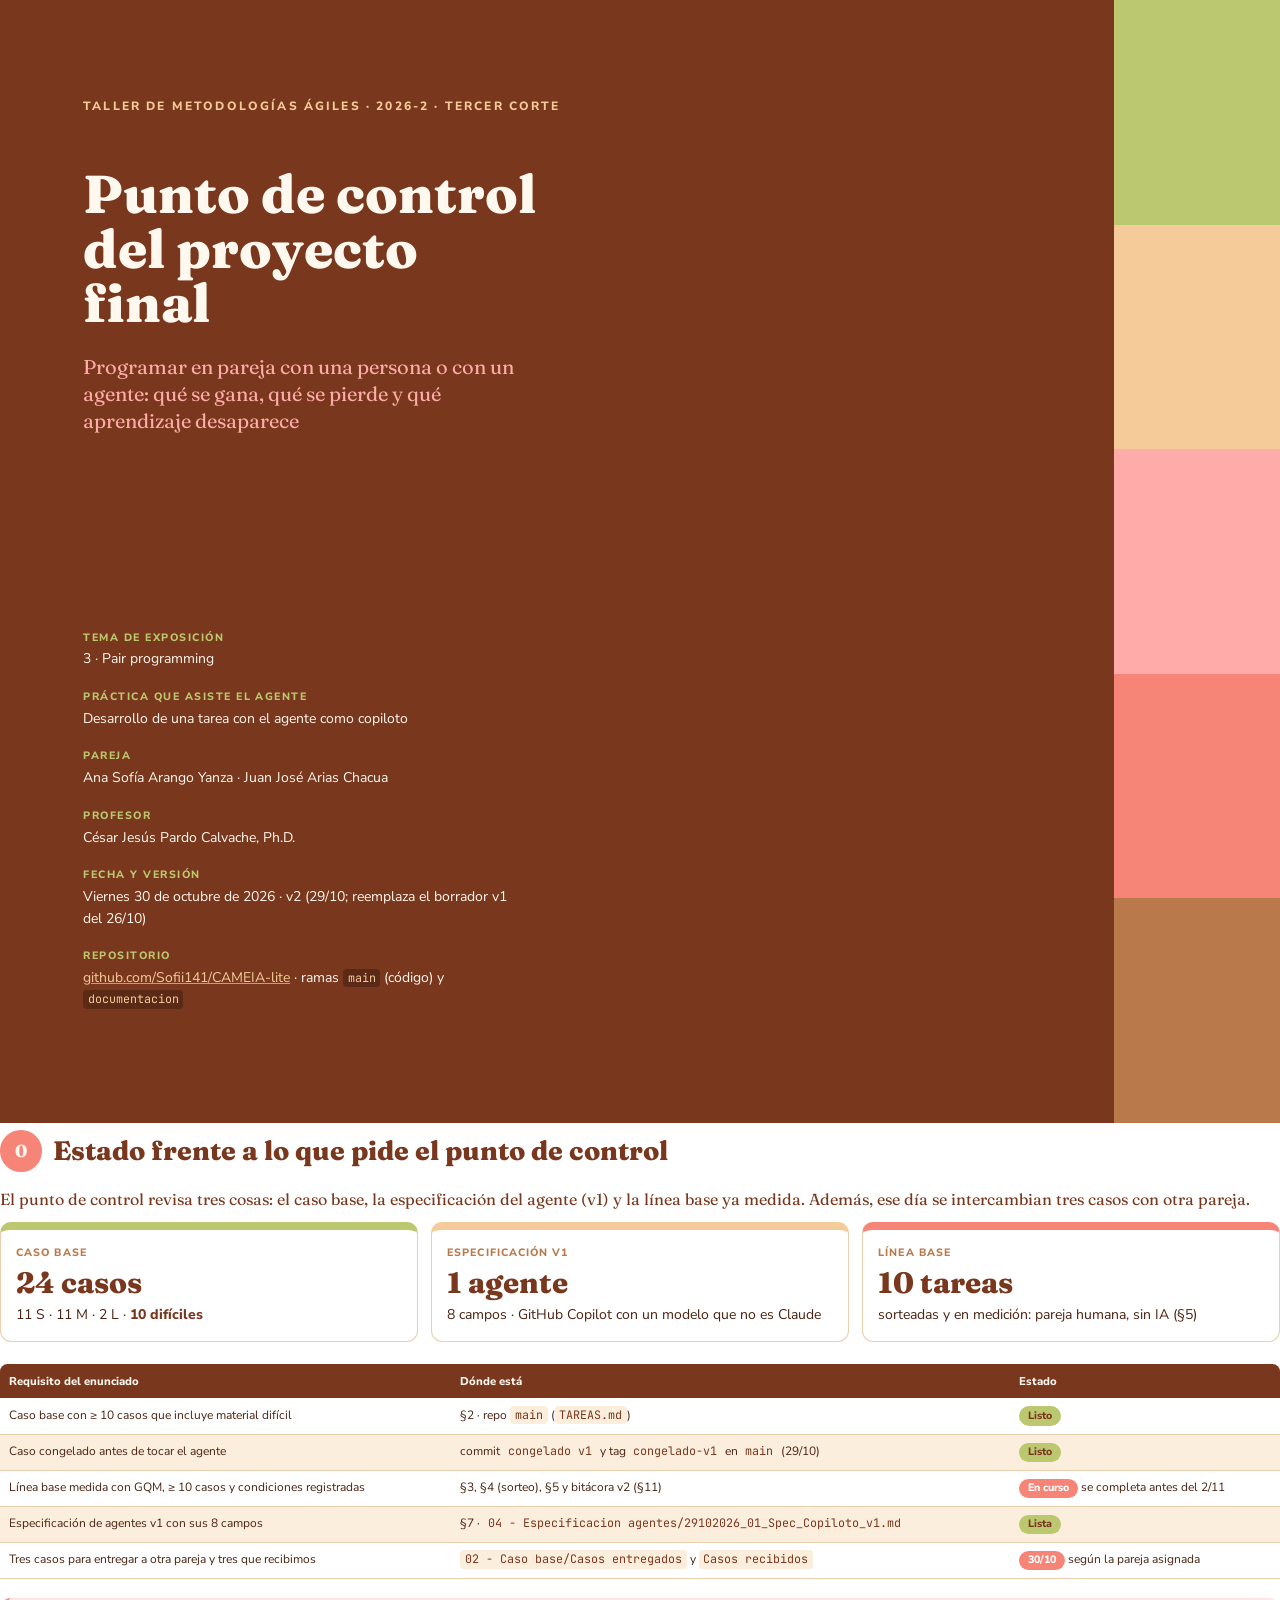
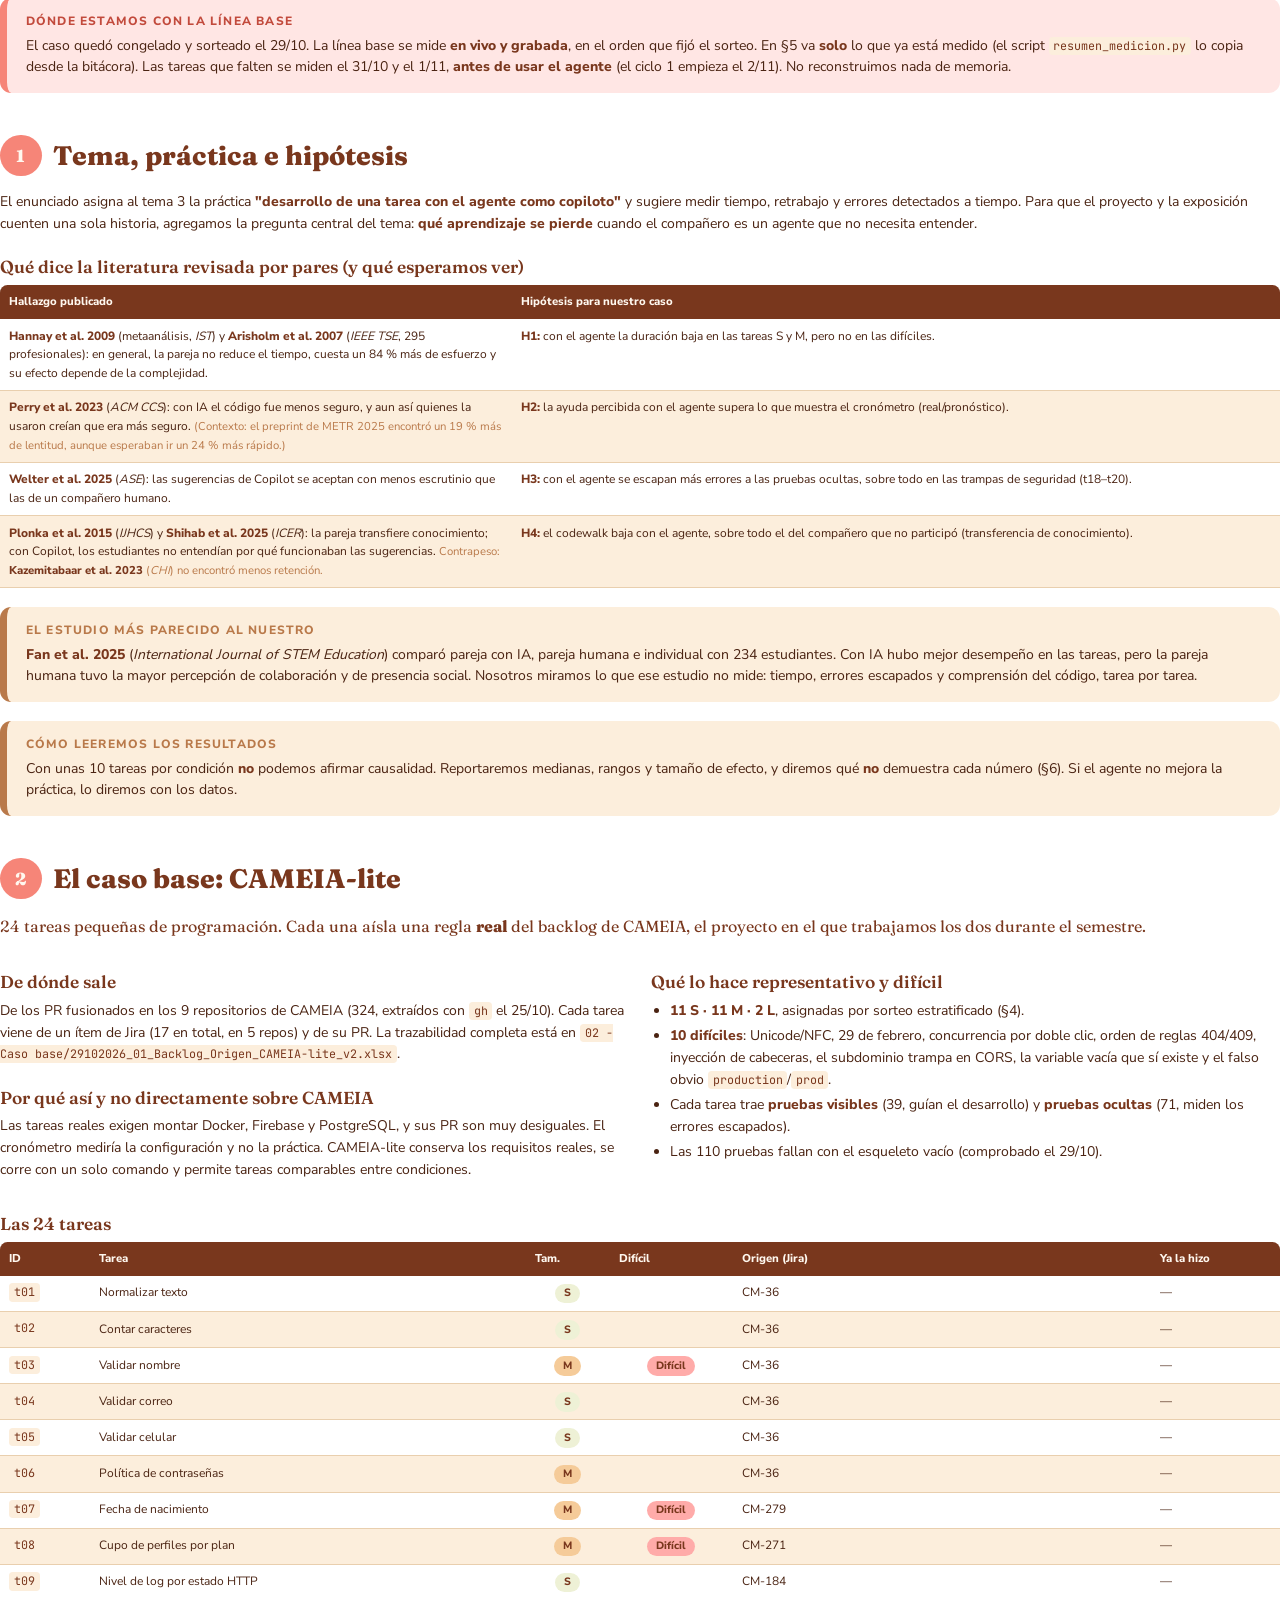
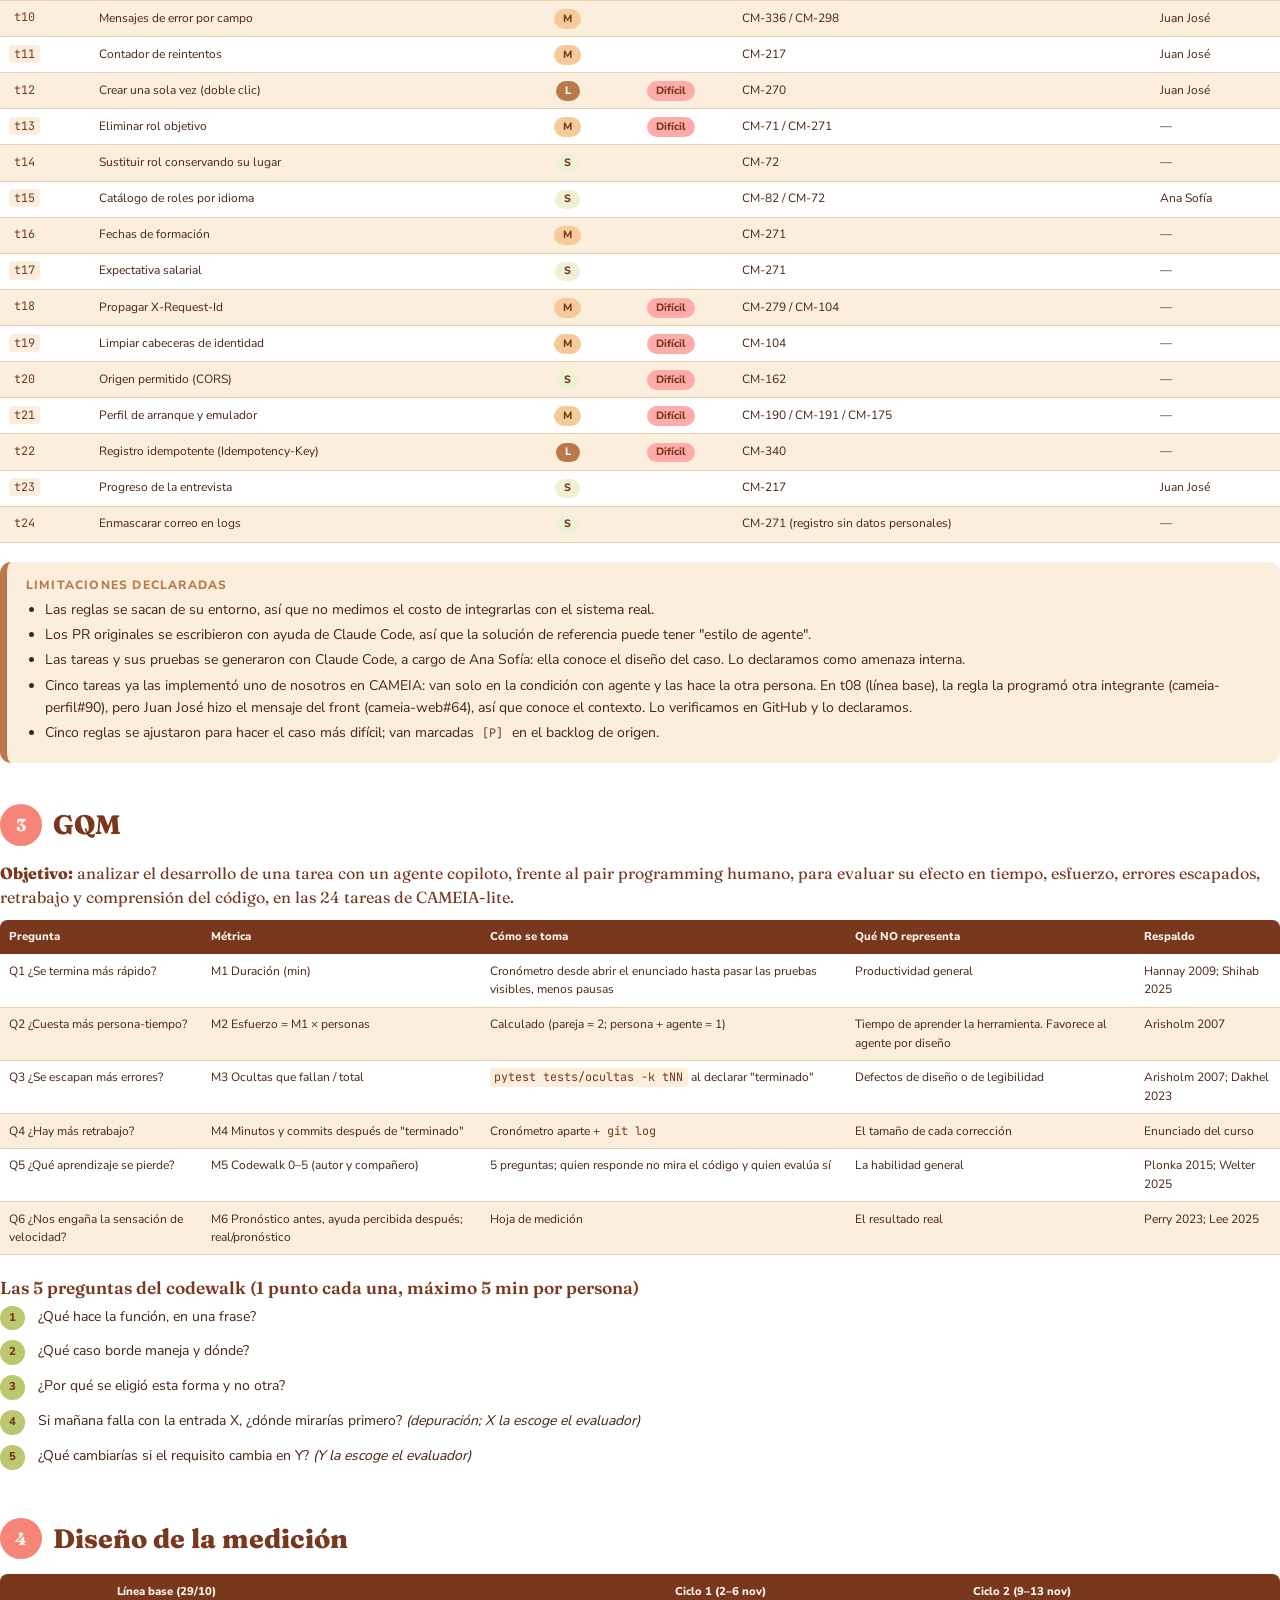
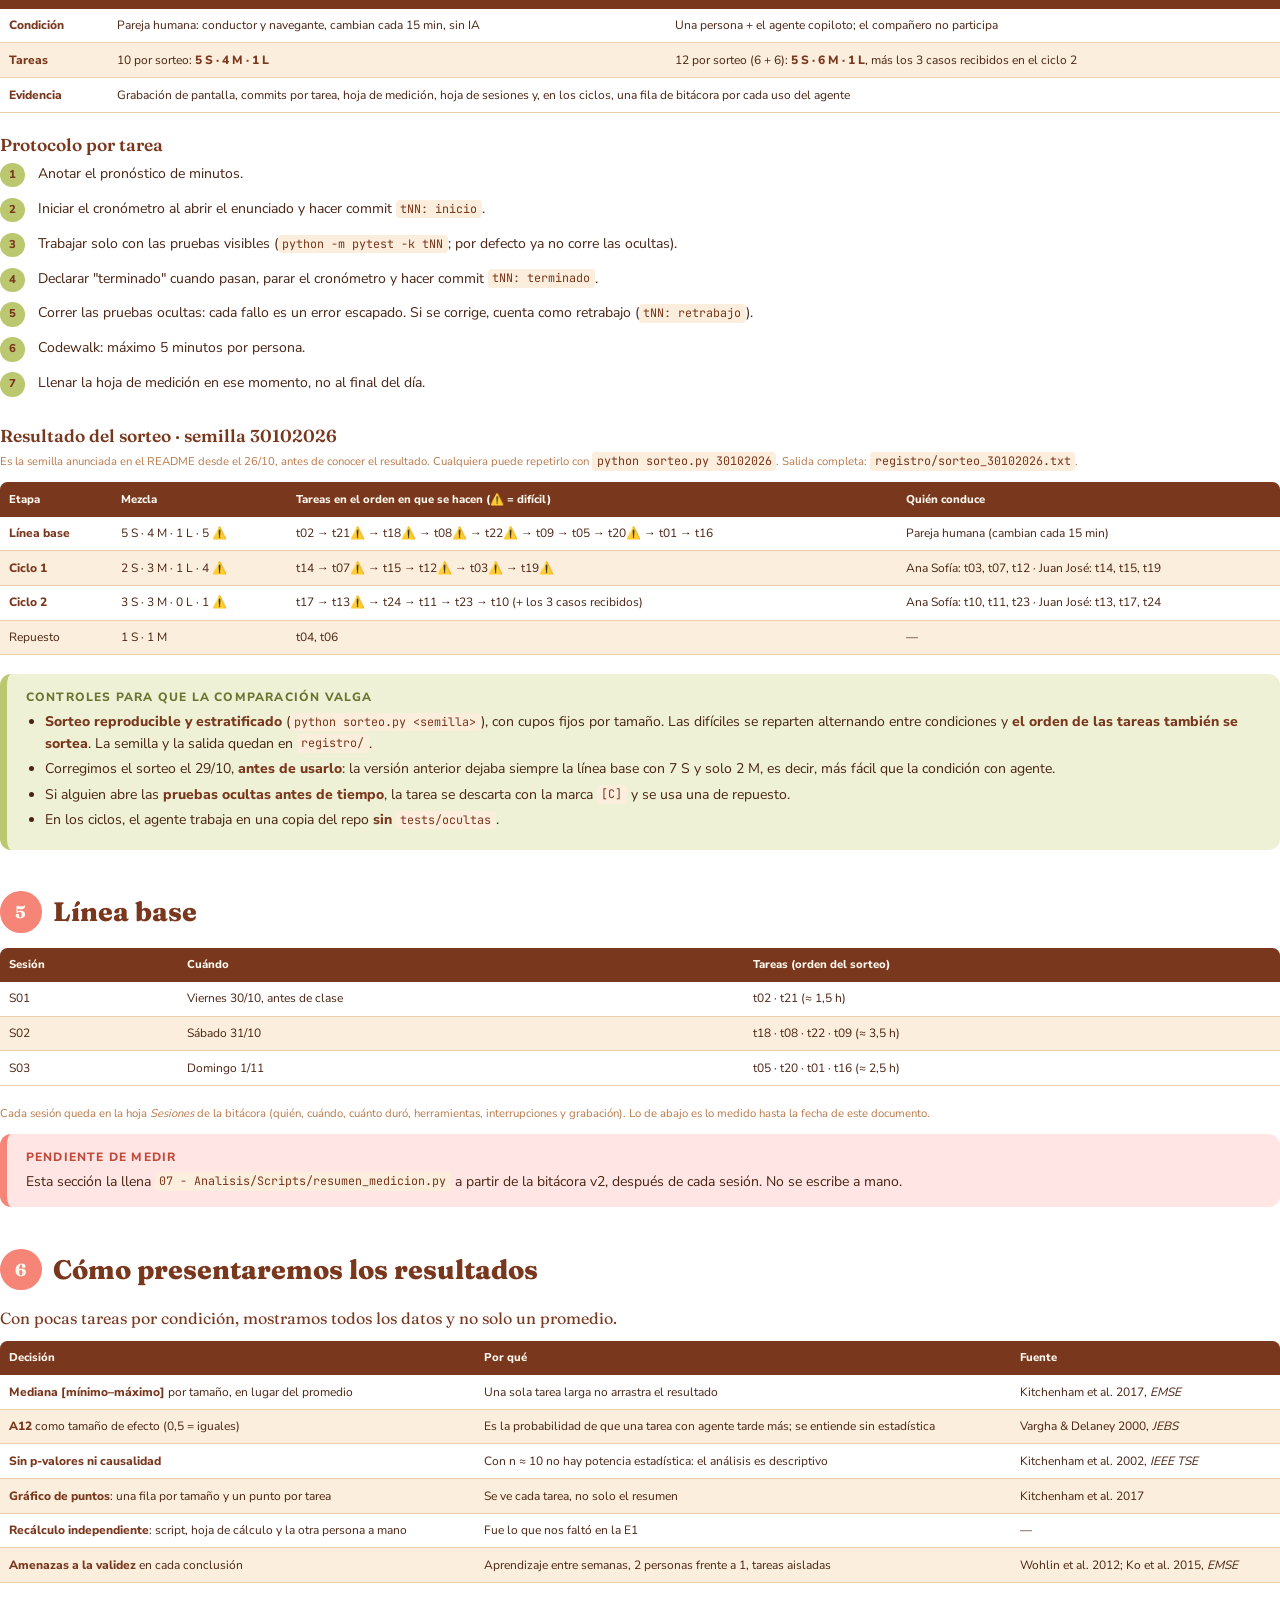
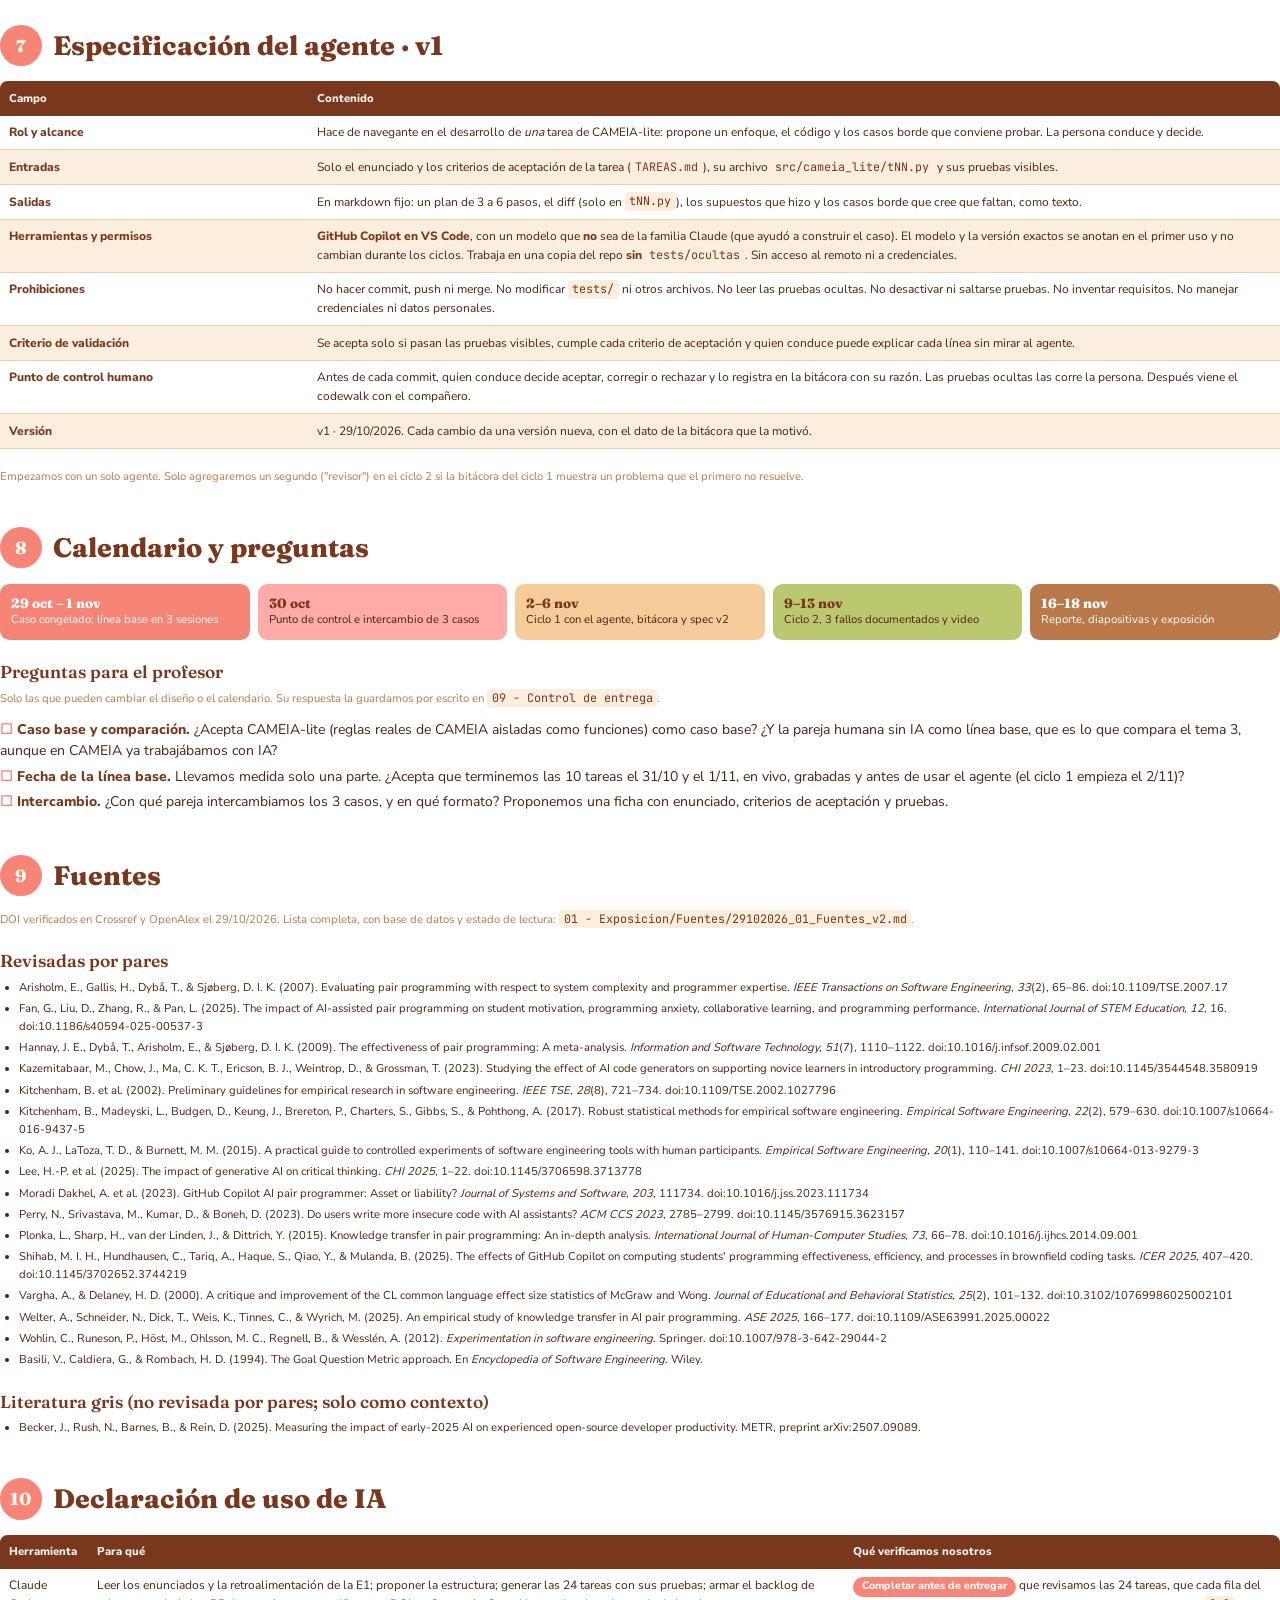
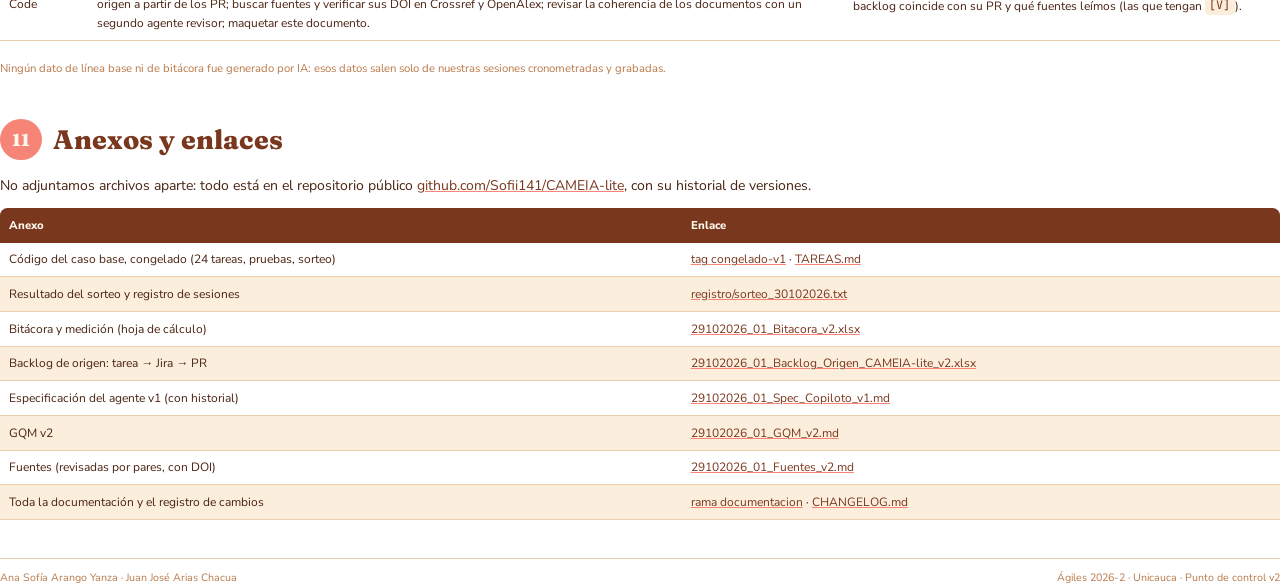
<file: 09 - Control de entrega/29102026_02_Punto_Control_v2.html>
<!doctype html>
<html lang="es">
<head>
<meta charset="utf-8">
<title>Punto de control · Proyecto final · v2</title>
<link rel="stylesheet" href="../_Estilo/estilo.css">
</head>
<body>

<div class="portada">
  <div class="franjas"><span style="background:#BCC86F"></span><span style="background:#F5CB99"></span><span style="background:#FFABA9"></span><span style="background:#F68578"></span><span style="background:#B9794A"></span></div>
  <div class="etiqueta">Taller de Metodologías Ágiles · 2026-2 · Tercer corte</div>
  <h1>Punto de control del proyecto final</h1>
  <div class="sub">Programar en pareja con una persona o con un agente: qué se gana, qué se pierde y qué aprendizaje desaparece</div>
  <dl class="meta">
    <dt>Tema de exposición</dt><dd>3 · Pair programming</dd>
    <dt>Práctica que asiste el agente</dt><dd>Desarrollo de una tarea con el agente como copiloto</dd>
    <dt>Pareja</dt><dd>Ana Sofía Arango Yanza · Juan José Arias Chacua</dd>
    <dt>Profesor</dt><dd>César Jesús Pardo Calvache, Ph.D.</dd>
    <dt>Fecha y versión</dt><dd>Viernes 30 de octubre de 2026 · v2 (29/10; reemplaza el borrador v1 del 26/10)</dd>
    <dt>Repositorio</dt><dd><a href="https://github.com/Sofii141/CAMEIA-lite">github.com/Sofii141/CAMEIA-lite</a> · ramas <code style="background:#5a2a16;color:#F5CB99">main</code> (código) y <code style="background:#5a2a16;color:#F5CB99">documentacion</code></dd>
  </dl>
</div>

<section>
  <h2><span class="num">0</span>Estado frente a lo que pide el punto de control</h2>
  <p class="lead">El punto de control revisa tres cosas: el caso base, la especificación del agente (v1) y la línea base ya medida. Además, ese día se intercambian tres casos con otra pareja.</p>
  <div class="tarjetas">
    <div class="tarjeta verde"><div class="t">Caso base</div><div class="v">24 casos</div>11 S · 11 M · 2 L · <strong>10 difíciles</strong></div>
    <div class="tarjeta miel"><div class="t">Especificación v1</div><div class="v">1 agente</div>8 campos · GitHub Copilot con un modelo que no es Claude</div>
    <div class="tarjeta rosa"><div class="t">Línea base</div><div class="v">10 tareas</div>sorteadas y en medición: pareja humana, sin IA (§5)</div>
  </div>
  <table>
    <thead><tr><th>Requisito del enunciado</th><th>Dónde está</th><th>Estado</th></tr></thead>
    <tbody>
      <tr><td>Caso base con ≥ 10 casos que incluye material difícil</td><td>§2 · repo <code>main</code> (<code>TAREAS.md</code>)</td><td><span class="chip ok">Listo</span></td></tr>
      <tr><td>Caso congelado antes de tocar el agente</td><td>commit <code>congelado v1</code> y tag <code>congelado-v1</code> en <code>main</code> (29/10)</td><td><span class="chip ok">Listo</span></td></tr>
      <tr><td>Línea base medida con GQM, ≥ 10 casos y condiciones registradas</td><td>§3, §4 (sorteo), §5 y bitácora v2 (§11)</td><td><span class="chip pend">En curso</span> se completa antes del 2/11</td></tr>
      <tr><td>Especificación de agentes v1 con sus 8 campos</td><td>§7 · <code>04 - Especificacion agentes/29102026_01_Spec_Copiloto_v1.md</code></td><td><span class="chip ok">Lista</span></td></tr>
      <tr><td>Tres casos para entregar a otra pareja y tres que recibimos</td><td><code>02 - Caso base/Casos entregados</code> y <code>Casos recibidos</code></td><td><span class="chip pend">30/10</span> según la pareja asignada</td></tr>
    </tbody>
  </table>
  <div class="caja alerta"><h4>Dónde estamos con la línea base</h4><p>El caso quedó congelado y sorteado el 29/10. La línea base se mide <strong>en vivo y grabada</strong>, en el orden que fijó el sorteo. En §5 va <strong>solo</strong> lo que ya está medido (el script <code>resumen_medicion.py</code> lo copia desde la bitácora). Las tareas que falten se miden el 31/10 y el 1/11, <strong>antes de usar el agente</strong> (el ciclo 1 empieza el 2/11). No reconstruimos nada de memoria.</p></div>
</section>

<section class="nueva">
  <h2><span class="num">1</span>Tema, práctica e hipótesis</h2>
  <p>El enunciado asigna al tema 3 la práctica <strong>"desarrollo de una tarea con el agente como copiloto"</strong> y sugiere medir tiempo, retrabajo y errores detectados a tiempo. Para que el proyecto y la exposición cuenten una sola historia, agregamos la pregunta central del tema: <strong>qué aprendizaje se pierde</strong> cuando el compañero es un agente que no necesita entender.</p>
  <h3>Qué dice la literatura revisada por pares (y qué esperamos ver)</h3>
  <table>
    <thead><tr><th style="width:40%">Hallazgo publicado</th><th>Hipótesis para nuestro caso</th></tr></thead>
    <tbody>
      <tr><td><strong>Hannay et al. 2009</strong> (metaanálisis, <em>IST</em>) y <strong>Arisholm et al. 2007</strong> (<em>IEEE TSE</em>, 295 profesionales): en general, la pareja no reduce el tiempo, cuesta un 84 % más de esfuerzo y su efecto depende de la complejidad.</td><td><strong>H1:</strong> con el agente la duración baja en las tareas S y M, pero no en las difíciles.</td></tr>
      <tr><td><strong>Perry et al. 2023</strong> (<em>ACM CCS</em>): con IA el código fue menos seguro, y aun así quienes la usaron creían que era más seguro. <span class="pequeno">(Contexto: el preprint de METR 2025 encontró un 19 % más de lentitud, aunque esperaban ir un 24 % más rápido.)</span></td><td><strong>H2:</strong> la ayuda percibida con el agente supera lo que muestra el cronómetro (real/pronóstico).</td></tr>
      <tr><td><strong>Welter et al. 2025</strong> (<em>ASE</em>): las sugerencias de Copilot se aceptan con menos escrutinio que las de un compañero humano.</td><td><strong>H3:</strong> con el agente se escapan más errores a las pruebas ocultas, sobre todo en las trampas de seguridad (t18–t20).</td></tr>
      <tr><td><strong>Plonka et al. 2015</strong> (<em>IJHCS</em>) y <strong>Shihab et al. 2025</strong> (<em>ICER</em>): la pareja transfiere conocimiento; con Copilot, los estudiantes no entendían por qué funcionaban las sugerencias. <span class="pequeno">Contrapeso: <strong>Kazemitabaar et al. 2023</strong> (<em>CHI</em>) no encontró menos retención.</span></td><td><strong>H4:</strong> el codewalk baja con el agente, sobre todo el del compañero que no participó (transferencia de conocimiento).</td></tr>
    </tbody>
  </table>
  <div class="caja nota"><h4>El estudio más parecido al nuestro</h4><p><strong>Fan et al. 2025</strong> (<em>International Journal of STEM Education</em>) comparó pareja con IA, pareja humana e individual con 234 estudiantes. Con IA hubo mejor desempeño en las tareas, pero la pareja humana tuvo la mayor percepción de colaboración y de presencia social. Nosotros miramos lo que ese estudio no mide: tiempo, errores escapados y comprensión del código, tarea por tarea.</p></div>
  <div class="caja nota"><h4>Cómo leeremos los resultados</h4><p>Con unas 10 tareas por condición <strong>no</strong> podemos afirmar causalidad. Reportaremos medianas, rangos y tamaño de efecto, y diremos qué <strong>no</strong> demuestra cada número (§6). Si el agente no mejora la práctica, lo diremos con los datos.</p></div>
</section>

<section class="nueva">
  <h2><span class="num">2</span>El caso base: CAMEIA-lite</h2>
  <p class="lead">24 tareas pequeñas de programación. Cada una aísla una regla <strong>real</strong> del backlog de CAMEIA, el proyecto en el que trabajamos los dos durante el semestre.</p>
  <div class="dos-col">
    <div>
      <h3>De dónde sale</h3>
      <p>De los PR fusionados en los 9 repositorios de CAMEIA (324, extraídos con <code>gh</code> el 25/10). Cada tarea viene de un ítem de Jira (17 en total, en 5 repos) y de su PR. La trazabilidad completa está en <code>02 - Caso base/29102026_01_Backlog_Origen_CAMEIA-lite_v2.xlsx</code>.</p>
      <h3>Por qué así y no directamente sobre CAMEIA</h3>
      <p>Las tareas reales exigen montar Docker, Firebase y PostgreSQL, y sus PR son muy desiguales. El cronómetro mediría la configuración y no la práctica. CAMEIA-lite conserva los requisitos reales, se corre con un solo comando y permite tareas comparables entre condiciones.</p>
    </div>
    <div>
      <h3>Qué lo hace representativo y difícil</h3>
      <ul>
        <li><strong>11 S · 11 M · 2 L</strong>, asignadas por sorteo estratificado (§4).</li>
        <li><strong>10 difíciles</strong>: Unicode/NFC, 29 de febrero, concurrencia por doble clic, orden de reglas 404/409, inyección de cabeceras, el subdominio trampa en CORS, la variable vacía que sí existe y el falso obvio <code>production</code>/<code>prod</code>.</li>
        <li>Cada tarea trae <strong>pruebas visibles</strong> (39, guían el desarrollo) y <strong>pruebas ocultas</strong> (71, miden los errores escapados).</li>
        <li>Las 110 pruebas fallan con el esqueleto vacío (comprobado el 29/10).</li>
      </ul>
    </div>
  </div>
  <h3>Las 24 tareas</h3>
  <table>
    <thead><tr><th>ID</th><th>Tarea</th><th>Tam.</th><th>Difícil</th><th>Origen (Jira)</th><th>Ya la hizo</th></tr></thead>
    <tbody><tr><td><code>t01</code></td><td>Normalizar texto</td><td class="c"><span class="chip s">S</span></td><td class="c"></td><td>CM-36</td><td>—</td></tr><tr><td><code>t02</code></td><td>Contar caracteres</td><td class="c"><span class="chip s">S</span></td><td class="c"></td><td>CM-36</td><td>—</td></tr><tr><td><code>t03</code></td><td>Validar nombre</td><td class="c"><span class="chip m">M</span></td><td class="c"><span class="chip dif">Difícil</span></td><td>CM-36</td><td>—</td></tr><tr><td><code>t04</code></td><td>Validar correo</td><td class="c"><span class="chip s">S</span></td><td class="c"></td><td>CM-36</td><td>—</td></tr><tr><td><code>t05</code></td><td>Validar celular</td><td class="c"><span class="chip s">S</span></td><td class="c"></td><td>CM-36</td><td>—</td></tr><tr><td><code>t06</code></td><td>Política de contraseñas</td><td class="c"><span class="chip m">M</span></td><td class="c"></td><td>CM-36</td><td>—</td></tr><tr><td><code>t07</code></td><td>Fecha de nacimiento</td><td class="c"><span class="chip m">M</span></td><td class="c"><span class="chip dif">Difícil</span></td><td>CM-279</td><td>—</td></tr><tr><td><code>t08</code></td><td>Cupo de perfiles por plan</td><td class="c"><span class="chip m">M</span></td><td class="c"><span class="chip dif">Difícil</span></td><td>CM-271</td><td>—</td></tr><tr><td><code>t09</code></td><td>Nivel de log por estado HTTP</td><td class="c"><span class="chip s">S</span></td><td class="c"></td><td>CM-184</td><td>—</td></tr><tr><td><code>t10</code></td><td>Mensajes de error por campo</td><td class="c"><span class="chip m">M</span></td><td class="c"></td><td>CM-336 / CM-298</td><td>Juan José</td></tr><tr><td><code>t11</code></td><td>Contador de reintentos</td><td class="c"><span class="chip m">M</span></td><td class="c"></td><td>CM-217</td><td>Juan José</td></tr><tr><td><code>t12</code></td><td>Crear una sola vez (doble clic)</td><td class="c"><span class="chip l">L</span></td><td class="c"><span class="chip dif">Difícil</span></td><td>CM-270</td><td>Juan José</td></tr><tr><td><code>t13</code></td><td>Eliminar rol objetivo</td><td class="c"><span class="chip m">M</span></td><td class="c"><span class="chip dif">Difícil</span></td><td>CM-71 / CM-271</td><td>—</td></tr><tr><td><code>t14</code></td><td>Sustituir rol conservando su lugar</td><td class="c"><span class="chip s">S</span></td><td class="c"></td><td>CM-72</td><td>—</td></tr><tr><td><code>t15</code></td><td>Catálogo de roles por idioma</td><td class="c"><span class="chip s">S</span></td><td class="c"></td><td>CM-82 / CM-72</td><td>Ana Sofía</td></tr><tr><td><code>t16</code></td><td>Fechas de formación</td><td class="c"><span class="chip m">M</span></td><td class="c"></td><td>CM-271</td><td>—</td></tr><tr><td><code>t17</code></td><td>Expectativa salarial</td><td class="c"><span class="chip s">S</span></td><td class="c"></td><td>CM-271</td><td>—</td></tr><tr><td><code>t18</code></td><td>Propagar X-Request-Id</td><td class="c"><span class="chip m">M</span></td><td class="c"><span class="chip dif">Difícil</span></td><td>CM-279 / CM-104</td><td>—</td></tr><tr><td><code>t19</code></td><td>Limpiar cabeceras de identidad</td><td class="c"><span class="chip m">M</span></td><td class="c"><span class="chip dif">Difícil</span></td><td>CM-104</td><td>—</td></tr><tr><td><code>t20</code></td><td>Origen permitido (CORS)</td><td class="c"><span class="chip s">S</span></td><td class="c"><span class="chip dif">Difícil</span></td><td>CM-162</td><td>—</td></tr><tr><td><code>t21</code></td><td>Perfil de arranque y emulador</td><td class="c"><span class="chip m">M</span></td><td class="c"><span class="chip dif">Difícil</span></td><td>CM-190 / CM-191 / CM-175</td><td>—</td></tr><tr><td><code>t22</code></td><td>Registro idempotente (Idempotency-Key)</td><td class="c"><span class="chip l">L</span></td><td class="c"><span class="chip dif">Difícil</span></td><td>CM-340</td><td>—</td></tr><tr><td><code>t23</code></td><td>Progreso de la entrevista</td><td class="c"><span class="chip s">S</span></td><td class="c"></td><td>CM-217</td><td>Juan José</td></tr><tr><td><code>t24</code></td><td>Enmascarar correo en logs</td><td class="c"><span class="chip s">S</span></td><td class="c"></td><td>CM-271 (registro sin datos personales)</td><td>—</td></tr></tbody>
  </table>
  <div class="caja nota"><h4>Limitaciones declaradas</h4>
    <ul>
      <li>Las reglas se sacan de su entorno, así que no medimos el costo de integrarlas con el sistema real.</li>
      <li>Los PR originales se escribieron con ayuda de Claude Code, así que la solución de referencia puede tener "estilo de agente".</li>
      <li>Las tareas y sus pruebas se generaron con Claude Code, a cargo de Ana Sofía: ella conoce el diseño del caso. Lo declaramos como amenaza interna.</li>
      <li>Cinco tareas ya las implementó uno de nosotros en CAMEIA: van solo en la condición con agente y las hace la otra persona. En t08 (línea base), la regla la programó otra integrante (cameia-perfil#90), pero Juan José hizo el mensaje del front (cameia-web#64), así que conoce el contexto. Lo verificamos en GitHub y lo declaramos.</li>
      <li>Cinco reglas se ajustaron para hacer el caso más difícil; van marcadas <code>[P]</code> en el backlog de origen.</li>
    </ul>
  </div>
</section>

<section class="nueva">
  <h2><span class="num">3</span>GQM</h2>
  <p class="lead"><strong>Objetivo:</strong> analizar el desarrollo de una tarea con un agente copiloto, frente al pair programming humano, para evaluar su efecto en tiempo, esfuerzo, errores escapados, retrabajo y comprensión del código, en las 24 tareas de CAMEIA-lite.</p>
  <table>
    <thead><tr><th>Pregunta</th><th>Métrica</th><th>Cómo se toma</th><th>Qué NO representa</th><th>Respaldo</th></tr></thead>
    <tbody>
      <tr><td>Q1 ¿Se termina más rápido?</td><td>M1 Duración (min)</td><td>Cronómetro desde abrir el enunciado hasta pasar las pruebas visibles, menos pausas</td><td>Productividad general</td><td>Hannay 2009; Shihab 2025</td></tr>
      <tr><td>Q2 ¿Cuesta más persona-tiempo?</td><td>M2 Esfuerzo = M1 × personas</td><td>Calculado (pareja = 2; persona + agente = 1)</td><td>Tiempo de aprender la herramienta. Favorece al agente por diseño</td><td>Arisholm 2007</td></tr>
      <tr><td>Q3 ¿Se escapan más errores?</td><td>M3 Ocultas que fallan / total</td><td><code>pytest tests/ocultas -k tNN</code> al declarar "terminado"</td><td>Defectos de diseño o de legibilidad</td><td>Arisholm 2007; Dakhel 2023</td></tr>
      <tr><td>Q4 ¿Hay más retrabajo?</td><td>M4 Minutos y commits después de "terminado"</td><td>Cronómetro aparte + <code>git log</code></td><td>El tamaño de cada corrección</td><td>Enunciado del curso</td></tr>
      <tr><td>Q5 ¿Qué aprendizaje se pierde?</td><td>M5 Codewalk 0–5 (autor y compañero)</td><td>5 preguntas; quien responde no mira el código y quien evalúa sí</td><td>La habilidad general</td><td>Plonka 2015; Welter 2025</td></tr>
      <tr><td>Q6 ¿Nos engaña la sensación de velocidad?</td><td>M6 Pronóstico antes, ayuda percibida después; real/pronóstico</td><td>Hoja de medición</td><td>El resultado real</td><td>Perry 2023; Lee 2025</td></tr>
    </tbody>
  </table>
  <h3>Las 5 preguntas del codewalk (1 punto cada una, máximo 5 min por persona)</h3>
  <ol class="pasos">
    <li>¿Qué hace la función, en una frase?</li>
    <li>¿Qué caso borde maneja y dónde?</li>
    <li>¿Por qué se eligió esta forma y no otra?</li>
    <li>Si mañana falla con la entrada X, ¿dónde mirarías primero? <em>(depuración; X la escoge el evaluador)</em></li>
    <li>¿Qué cambiarías si el requisito cambia en Y? <em>(Y la escoge el evaluador)</em></li>
  </ol>
</section>

<section class="nueva">
  <h2><span class="num">4</span>Diseño de la medición</h2>
  <table>
    <thead><tr><th></th><th>Línea base (29/10)</th><th>Ciclo 1 (2–6 nov)</th><th>Ciclo 2 (9–13 nov)</th></tr></thead>
    <tbody>
      <tr><td><strong>Condición</strong></td><td>Pareja humana: conductor y navegante, cambian cada 15 min, sin IA</td><td colspan="2">Una persona + el agente copiloto; el compañero no participa</td></tr>
      <tr><td><strong>Tareas</strong></td><td>10 por sorteo: <strong>5 S · 4 M · 1 L</strong></td><td colspan="2">12 por sorteo (6 + 6): <strong>5 S · 6 M · 1 L</strong>, más los 3 casos recibidos en el ciclo 2</td></tr>
      <tr><td><strong>Evidencia</strong></td><td colspan="3">Grabación de pantalla, commits por tarea, hoja de medición, hoja de sesiones y, en los ciclos, una fila de bitácora por cada uso del agente</td></tr>
    </tbody>
  </table>
  <h3>Protocolo por tarea</h3>
  <ol class="pasos">
    <li>Anotar el pronóstico de minutos.</li>
    <li>Iniciar el cronómetro al abrir el enunciado y hacer commit <code>tNN: inicio</code>.</li>
    <li>Trabajar solo con las pruebas visibles (<code>python -m pytest -k tNN</code>; por defecto ya no corre las ocultas).</li>
    <li>Declarar "terminado" cuando pasan, parar el cronómetro y hacer commit <code>tNN: terminado</code>.</li>
    <li>Correr las pruebas ocultas: cada fallo es un error escapado. Si se corrige, cuenta como retrabajo (<code>tNN: retrabajo</code>).</li>
    <li>Codewalk: máximo 5 minutos por persona.</li>
    <li>Llenar la hoja de medición en ese momento, no al final del día.</li>
  </ol>
  <h3>Resultado del sorteo · semilla 30102026</h3>
  <p class="pequeno">Es la semilla anunciada en el README desde el 26/10, antes de conocer el resultado. Cualquiera puede repetirlo con <code>python sorteo.py 30102026</code>. Salida completa: <code>registro/sorteo_30102026.txt</code>.</p>
  <table>
    <thead><tr><th>Etapa</th><th>Mezcla</th><th>Tareas en el orden en que se hacen (⚠️ = difícil)</th><th>Quién conduce</th></tr></thead>
    <tbody>
      <tr><td><strong>Línea base</strong></td><td>5 S · 4 M · 1 L · 5 ⚠️</td><td>t02 → t21⚠️ → t18⚠️ → t08⚠️ → t22⚠️ → t09 → t05 → t20⚠️ → t01 → t16</td><td>Pareja humana (cambian cada 15 min)</td></tr>
      <tr><td><strong>Ciclo 1</strong></td><td>2 S · 3 M · 1 L · 4 ⚠️</td><td>t14 → t07⚠️ → t15 → t12⚠️ → t03⚠️ → t19⚠️</td><td>Ana Sofía: t03, t07, t12 · Juan José: t14, t15, t19</td></tr>
      <tr><td><strong>Ciclo 2</strong></td><td>3 S · 3 M · 0 L · 1 ⚠️</td><td>t17 → t13⚠️ → t24 → t11 → t23 → t10 (+ los 3 casos recibidos)</td><td>Ana Sofía: t10, t11, t23 · Juan José: t13, t17, t24</td></tr>
      <tr><td>Repuesto</td><td>1 S · 1 M</td><td>t04, t06</td><td>—</td></tr>
    </tbody>
  </table>
  <div class="caja ok"><h4>Controles para que la comparación valga</h4>
    <ul>
      <li><strong>Sorteo reproducible y estratificado</strong> (<code>python sorteo.py &lt;semilla&gt;</code>), con cupos fijos por tamaño. Las difíciles se reparten alternando entre condiciones y <strong>el orden de las tareas también se sortea</strong>. La semilla y la salida quedan en <code>registro/</code>.</li>
      <li>Corregimos el sorteo el 29/10, <strong>antes de usarlo</strong>: la versión anterior dejaba siempre la línea base con 7 S y solo 2 M, es decir, más fácil que la condición con agente.</li>
      <li>Si alguien abre las <strong>pruebas ocultas antes de tiempo</strong>, la tarea se descarta con la marca <code>[C]</code> y se usa una de repuesto.</li>
      <li>En los ciclos, el agente trabaja en una copia del repo <strong>sin</strong> <code>tests/ocultas</code>.</li>
    </ul>
  </div>
</section>

<section class="nueva">
  <h2><span class="num">5</span>Línea base</h2>
  <table>
    <thead><tr><th>Sesión</th><th>Cuándo</th><th>Tareas (orden del sorteo)</th></tr></thead>
    <tbody>
      <tr><td>S01</td><td>Viernes 30/10, antes de clase</td><td>t02 · t21 (≈ 1,5 h)</td></tr>
      <tr><td>S02</td><td>Sábado 31/10</td><td>t18 · t08 · t22 · t09 (≈ 3,5 h)</td></tr>
      <tr><td>S03</td><td>Domingo 1/11</td><td>t05 · t20 · t01 · t16 (≈ 2,5 h)</td></tr>
    </tbody>
  </table>
  <p class="pequeno">Cada sesión queda en la hoja <em>Sesiones</em> de la bitácora (quién, cuándo, cuánto duró, herramientas, interrupciones y grabación). Lo de abajo es lo medido hasta la fecha de este documento.</p>
  <!-- LB:INICIO --><div class="caja alerta"><h4>Pendiente de medir</h4><p>Esta sección la llena <code>07 - Analisis/Scripts/resumen_medicion.py</code> a partir de la bitácora v2, después de cada sesión. No se escribe a mano.</p></div><!-- LB:FIN -->
</section>

<section class="nueva">
  <h2><span class="num">6</span>Cómo presentaremos los resultados</h2>
  <p class="lead">Con pocas tareas por condición, mostramos todos los datos y no solo un promedio.</p>
  <table>
    <thead><tr><th>Decisión</th><th>Por qué</th><th>Fuente</th></tr></thead>
    <tbody>
      <tr><td><strong>Mediana [mínimo–máximo]</strong> por tamaño, en lugar del promedio</td><td>Una sola tarea larga no arrastra el resultado</td><td>Kitchenham et al. 2017, <em>EMSE</em></td></tr>
      <tr><td><strong>A12</strong> como tamaño de efecto (0,5 = iguales)</td><td>Es la probabilidad de que una tarea con agente tarde más; se entiende sin estadística</td><td>Vargha &amp; Delaney 2000, <em>JEBS</em></td></tr>
      <tr><td><strong>Sin p-valores ni causalidad</strong></td><td>Con n ≈ 10 no hay potencia estadística: el análisis es descriptivo</td><td>Kitchenham et al. 2002, <em>IEEE TSE</em></td></tr>
      <tr><td><strong>Gráfico de puntos</strong>: una fila por tamaño y un punto por tarea</td><td>Se ve cada tarea, no solo el resumen</td><td>Kitchenham et al. 2017</td></tr>
      <tr><td><strong>Recálculo independiente</strong>: script, hoja de cálculo y la otra persona a mano</td><td>Fue lo que nos faltó en la E1</td><td>—</td></tr>
      <tr><td><strong>Amenazas a la validez</strong> en cada conclusión</td><td>Aprendizaje entre semanas, 2 personas frente a 1, tareas aisladas</td><td>Wohlin et al. 2012; Ko et al. 2015, <em>EMSE</em></td></tr>
    </tbody>
  </table>
</section>

<section class="nueva">
  <h2><span class="num">7</span>Especificación del agente · v1</h2>
  <table>
    <thead><tr><th style="width:24%">Campo</th><th>Contenido</th></tr></thead>
    <tbody>
      <tr><td><strong>Rol y alcance</strong></td><td>Hace de navegante en el desarrollo de <em>una</em> tarea de CAMEIA-lite: propone un enfoque, el código y los casos borde que conviene probar. La persona conduce y decide.</td></tr>
      <tr><td><strong>Entradas</strong></td><td>Solo el enunciado y los criterios de aceptación de la tarea (<code>TAREAS.md</code>), su archivo <code>src/cameia_lite/tNN.py</code> y sus pruebas visibles.</td></tr>
      <tr><td><strong>Salidas</strong></td><td>En markdown fijo: un plan de 3 a 6 pasos, el diff (solo en <code>tNN.py</code>), los supuestos que hizo y los casos borde que cree que faltan, como texto.</td></tr>
      <tr><td><strong>Herramientas y permisos</strong></td><td><strong>GitHub Copilot en VS Code</strong>, con un modelo que <strong>no</strong> sea de la familia Claude (que ayudó a construir el caso). El modelo y la versión exactos se anotan en el primer uso y no cambian durante los ciclos. Trabaja en una copia del repo <strong>sin</strong> <code>tests/ocultas</code>. Sin acceso al remoto ni a credenciales.</td></tr>
      <tr><td><strong>Prohibiciones</strong></td><td>No hacer commit, push ni merge. No modificar <code>tests/</code> ni otros archivos. No leer las pruebas ocultas. No desactivar ni saltarse pruebas. No inventar requisitos. No manejar credenciales ni datos personales.</td></tr>
      <tr><td><strong>Criterio de validación</strong></td><td>Se acepta solo si pasan las pruebas visibles, cumple cada criterio de aceptación y quien conduce puede explicar cada línea sin mirar al agente.</td></tr>
      <tr><td><strong>Punto de control humano</strong></td><td>Antes de cada commit, quien conduce decide aceptar, corregir o rechazar y lo registra en la bitácora con su razón. Las pruebas ocultas las corre la persona. Después viene el codewalk con el compañero.</td></tr>
      <tr><td><strong>Versión</strong></td><td>v1 · 29/10/2026. Cada cambio da una versión nueva, con el dato de la bitácora que la motivó.</td></tr>
    </tbody>
  </table>
  <p class="pequeno">Empezamos con un solo agente. Solo agregaremos un segundo ("revisor") en el ciclo 2 si la bitácora del ciclo 1 muestra un problema que el primero no resuelve.</p>
</section>

<section>
  <h2><span class="num">8</span>Calendario y preguntas</h2>
  <div class="tiempo">
    <div class="t1"><b>29 oct – 1 nov</b>Caso congelado; línea base en 3 sesiones</div>
    <div class="t2"><b>30 oct</b>Punto de control e intercambio de 3 casos</div>
    <div class="t3"><b>2–6 nov</b>Ciclo 1 con el agente, bitácora y spec v2</div>
    <div class="t4"><b>9–13 nov</b>Ciclo 2, 3 fallos documentados y video</div>
    <div class="t5"><b>16–18 nov</b>Reporte, diapositivas y exposición</div>
  </div>
  <h3>Preguntas para el profesor</h3>
  <p class="pequeno">Solo las que pueden cambiar el diseño o el calendario. Su respuesta la guardamos por escrito en <code>09 - Control de entrega</code>.</p>
  <ul class="check">
    <li><strong>Caso base y comparación.</strong> ¿Acepta CAMEIA-lite (reglas reales de CAMEIA aisladas como funciones) como caso base? ¿Y la pareja humana sin IA como línea base, que es lo que compara el tema 3, aunque en CAMEIA ya trabajábamos con IA?</li>
    <li><strong>Fecha de la línea base.</strong> Llevamos medida solo una parte. ¿Acepta que terminemos las 10 tareas el 31/10 y el 1/11, en vivo, grabadas y antes de usar el agente (el ciclo 1 empieza el 2/11)?</li>
    <li><strong>Intercambio.</strong> ¿Con qué pareja intercambiamos los 3 casos, y en qué formato? Proponemos una ficha con enunciado, criterios de aceptación y pruebas.</li>
  </ul>
</section>

<section>
  <h2><span class="num">9</span>Fuentes</h2>
  <p class="pequeno">DOI verificados en Crossref y OpenAlex el 29/10/2026. Lista completa, con base de datos y estado de lectura: <code>01 - Exposicion/Fuentes/29102026_01_Fuentes_v2.md</code>.</p>
  <h3>Revisadas por pares</h3>
  <ul class="pequeno" style="color:var(--ink)">
    <li>Arisholm, E., Gallis, H., Dybå, T., &amp; Sjøberg, D. I. K. (2007). Evaluating pair programming with respect to system complexity and programmer expertise. <em>IEEE Transactions on Software Engineering, 33</em>(2), 65–86. doi:10.1109/TSE.2007.17</li>
    <li>Fan, G., Liu, D., Zhang, R., &amp; Pan, L. (2025). The impact of AI-assisted pair programming on student motivation, programming anxiety, collaborative learning, and programming performance. <em>International Journal of STEM Education, 12</em>, 16. doi:10.1186/s40594-025-00537-3</li>
    <li>Hannay, J. E., Dybå, T., Arisholm, E., &amp; Sjøberg, D. I. K. (2009). The effectiveness of pair programming: A meta-analysis. <em>Information and Software Technology, 51</em>(7), 1110–1122. doi:10.1016/j.infsof.2009.02.001</li>
    <li>Kazemitabaar, M., Chow, J., Ma, C. K. T., Ericson, B. J., Weintrop, D., &amp; Grossman, T. (2023). Studying the effect of AI code generators on supporting novice learners in introductory programming. <em>CHI 2023</em>, 1–23. doi:10.1145/3544548.3580919</li>
    <li>Kitchenham, B. et al. (2002). Preliminary guidelines for empirical research in software engineering. <em>IEEE TSE, 28</em>(8), 721–734. doi:10.1109/TSE.2002.1027796</li>
    <li>Kitchenham, B., Madeyski, L., Budgen, D., Keung, J., Brereton, P., Charters, S., Gibbs, S., &amp; Pohthong, A. (2017). Robust statistical methods for empirical software engineering. <em>Empirical Software Engineering, 22</em>(2), 579–630. doi:10.1007/s10664-016-9437-5</li>
    <li>Ko, A. J., LaToza, T. D., &amp; Burnett, M. M. (2015). A practical guide to controlled experiments of software engineering tools with human participants. <em>Empirical Software Engineering, 20</em>(1), 110–141. doi:10.1007/s10664-013-9279-3</li>
    <li>Lee, H.-P. et al. (2025). The impact of generative AI on critical thinking. <em>CHI 2025</em>, 1–22. doi:10.1145/3706598.3713778</li>
    <li>Moradi Dakhel, A. et al. (2023). GitHub Copilot AI pair programmer: Asset or liability? <em>Journal of Systems and Software, 203</em>, 111734. doi:10.1016/j.jss.2023.111734</li>
    <li>Perry, N., Srivastava, M., Kumar, D., &amp; Boneh, D. (2023). Do users write more insecure code with AI assistants? <em>ACM CCS 2023</em>, 2785–2799. doi:10.1145/3576915.3623157</li>
    <li>Plonka, L., Sharp, H., van der Linden, J., &amp; Dittrich, Y. (2015). Knowledge transfer in pair programming: An in-depth analysis. <em>International Journal of Human-Computer Studies, 73</em>, 66–78. doi:10.1016/j.ijhcs.2014.09.001</li>
    <li>Shihab, M. I. H., Hundhausen, C., Tariq, A., Haque, S., Qiao, Y., &amp; Mulanda, B. (2025). The effects of GitHub Copilot on computing students' programming effectiveness, efficiency, and processes in brownfield coding tasks. <em>ICER 2025</em>, 407–420. doi:10.1145/3702652.3744219</li>
    <li>Vargha, A., &amp; Delaney, H. D. (2000). A critique and improvement of the CL common language effect size statistics of McGraw and Wong. <em>Journal of Educational and Behavioral Statistics, 25</em>(2), 101–132. doi:10.3102/10769986025002101</li>
    <li>Welter, A., Schneider, N., Dick, T., Weis, K., Tinnes, C., &amp; Wyrich, M. (2025). An empirical study of knowledge transfer in AI pair programming. <em>ASE 2025</em>, 166–177. doi:10.1109/ASE63991.2025.00022</li>
    <li>Wohlin, C., Runeson, P., Höst, M., Ohlsson, M. C., Regnell, B., &amp; Wesslén, A. (2012). <em>Experimentation in software engineering</em>. Springer. doi:10.1007/978-3-642-29044-2</li>
    <li>Basili, V., Caldiera, G., &amp; Rombach, H. D. (1994). The Goal Question Metric approach. En <em>Encyclopedia of Software Engineering</em>. Wiley.</li>
  </ul>
  <h3>Literatura gris (no revisada por pares; solo como contexto)</h3>
  <ul class="pequeno" style="color:var(--ink)">
    <li>Becker, J., Rush, N., Barnes, B., &amp; Rein, D. (2025). Measuring the impact of early-2025 AI on experienced open-source developer productivity. METR, preprint arXiv:2507.09089.</li>
  </ul>
</section>

<section>
  <h2><span class="num">10</span>Declaración de uso de IA</h2>
  <table>
    <thead><tr><th>Herramienta</th><th>Para qué</th><th>Qué verificamos nosotros</th></tr></thead>
    <tbody>
      <tr><td>Claude Code</td><td>Leer los enunciados y la retroalimentación de la E1; proponer la estructura; generar las 24 tareas con sus pruebas; armar el backlog de origen a partir de los PR; buscar fuentes y verificar sus DOI en Crossref y OpenAlex; revisar la coherencia de los documentos con un segundo agente revisor; maquetar este documento.</td><td><span class="chip pend">Completar antes de entregar</span> que revisamos las 24 tareas, que cada fila del backlog coincide con su PR y qué fuentes leímos (las que tengan <code>[V]</code>).</td></tr>
    </tbody>
  </table>
  <p class="pequeno">Ningún dato de línea base ni de bitácora fue generado por IA: esos datos salen solo de nuestras sesiones cronometradas y grabadas.</p>
</section>

<section>
  <h2><span class="num">11</span>Anexos y enlaces</h2>
  <p>No adjuntamos archivos aparte: todo está en el repositorio público <a href="https://github.com/Sofii141/CAMEIA-lite">github.com/Sofii141/CAMEIA-lite</a>, con su historial de versiones.</p>
  <table>
    <thead><tr><th>Anexo</th><th>Enlace</th></tr></thead>
    <tbody>
      <tr><td>Código del caso base, congelado (24 tareas, pruebas, sorteo)</td><td><a href="https://github.com/Sofii141/CAMEIA-lite/tree/congelado-v1">tag congelado-v1</a> · <a href="https://github.com/Sofii141/CAMEIA-lite/blob/main/TAREAS.md">TAREAS.md</a></td></tr>
      <tr><td>Resultado del sorteo y registro de sesiones</td><td><a href="https://github.com/Sofii141/CAMEIA-lite/blob/main/registro/sorteo_30102026.txt">registro/sorteo_30102026.txt</a></td></tr>
      <tr><td>Bitácora y medición (hoja de cálculo)</td><td><a href="https://github.com/Sofii141/CAMEIA-lite/blob/documentacion/05%20-%20Ciclos%20y%20bitacora/29102026_01_Bitacora_v2.xlsx">29102026_01_Bitacora_v2.xlsx</a></td></tr>
      <tr><td>Backlog de origen: tarea → Jira → PR</td><td><a href="https://github.com/Sofii141/CAMEIA-lite/blob/documentacion/02%20-%20Caso%20base/29102026_01_Backlog_Origen_CAMEIA-lite_v2.xlsx">29102026_01_Backlog_Origen_CAMEIA-lite_v2.xlsx</a></td></tr>
      <tr><td>Especificación del agente v1 (con historial)</td><td><a href="https://github.com/Sofii141/CAMEIA-lite/blob/documentacion/04%20-%20Especificacion%20agentes/29102026_01_Spec_Copiloto_v1.md">29102026_01_Spec_Copiloto_v1.md</a></td></tr>
      <tr><td>GQM v2</td><td><a href="https://github.com/Sofii141/CAMEIA-lite/blob/documentacion/03%20-%20Linea%20base/29102026_01_GQM_v2.md">29102026_01_GQM_v2.md</a></td></tr>
      <tr><td>Fuentes (revisadas por pares, con DOI)</td><td><a href="https://github.com/Sofii141/CAMEIA-lite/blob/documentacion/01%20-%20Exposicion/Fuentes/29102026_01_Fuentes_v2.md">29102026_01_Fuentes_v2.md</a></td></tr>
      <tr><td>Toda la documentación y el registro de cambios</td><td><a href="https://github.com/Sofii141/CAMEIA-lite/tree/documentacion">rama documentacion</a> · <a href="https://github.com/Sofii141/CAMEIA-lite/blob/documentacion/CHANGELOG.md">CHANGELOG.md</a></td></tr>
    </tbody>
  </table>
</section>

<div class="pie"><span>Ana Sofía Arango Yanza · Juan José Arias Chacua</span><span>Ágiles 2026-2 · Unicauca · Punto de control v2</span></div>
</body>
</html>
</file>
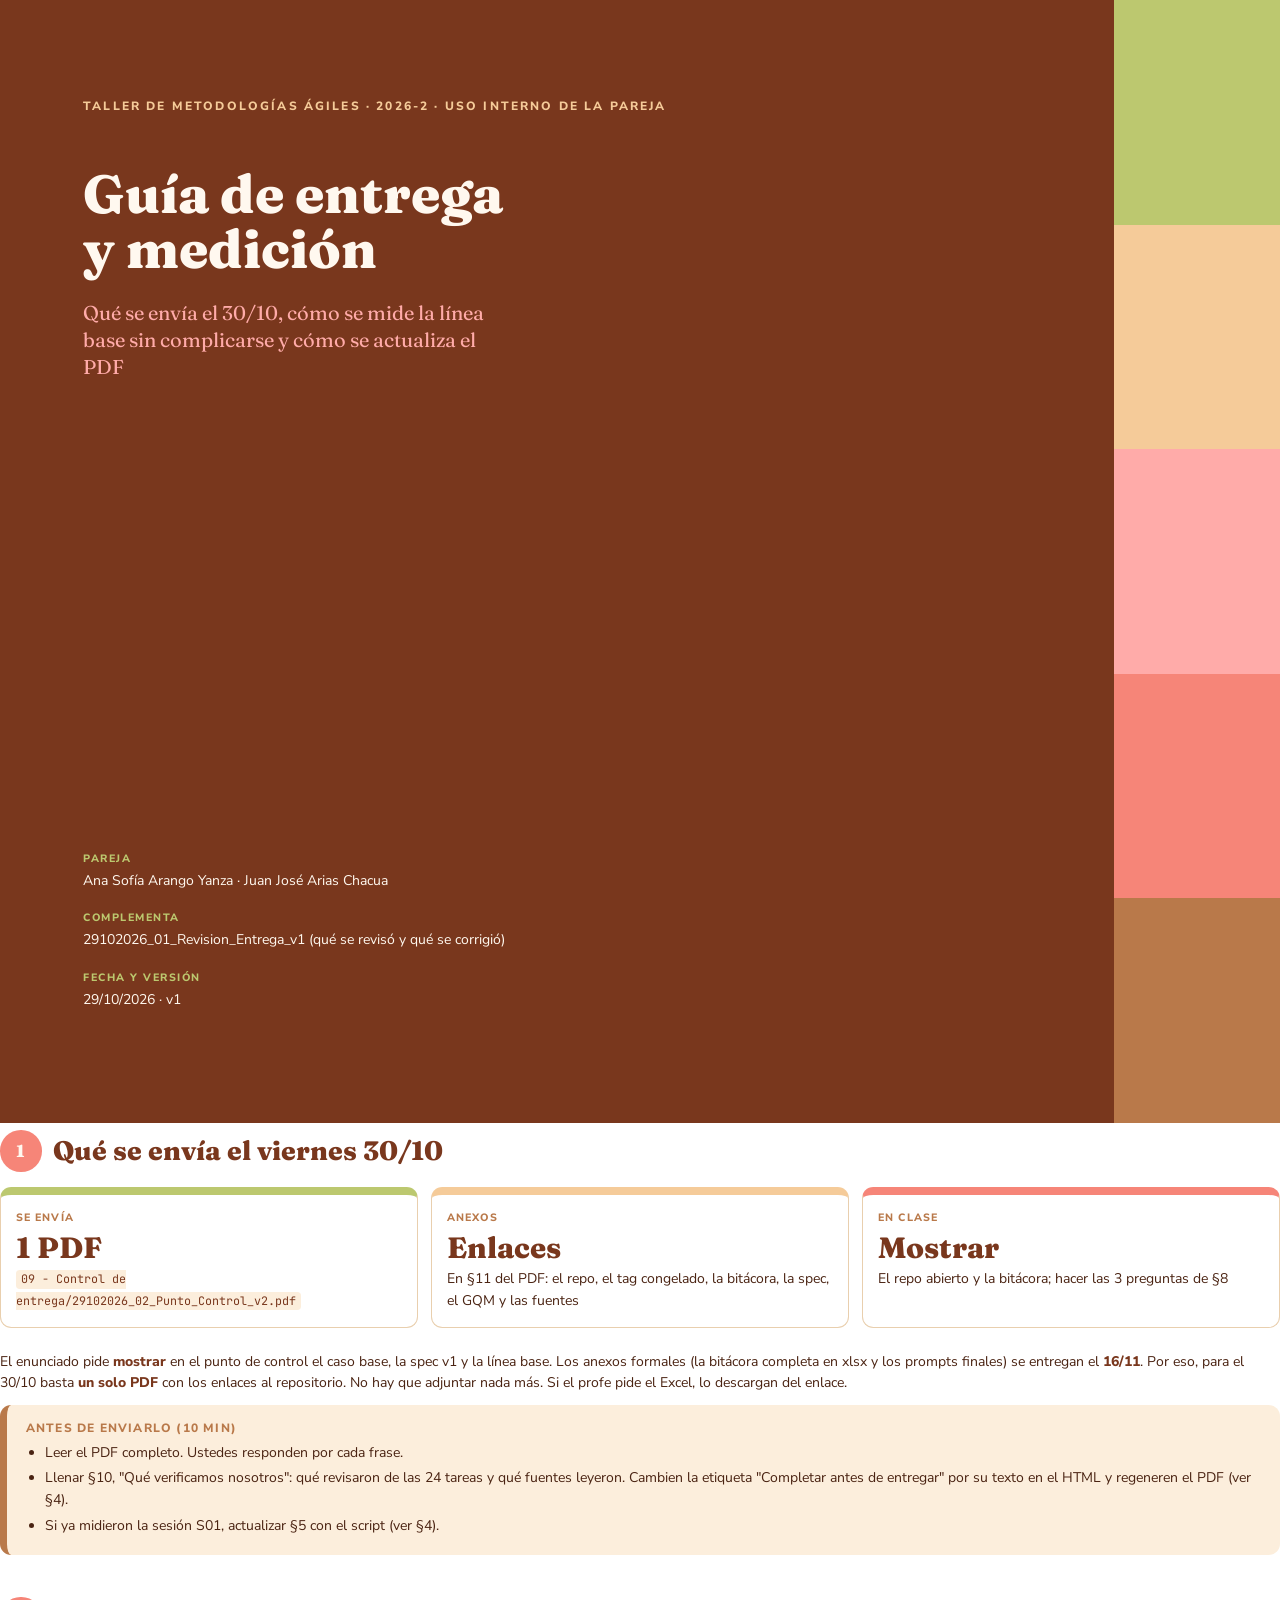
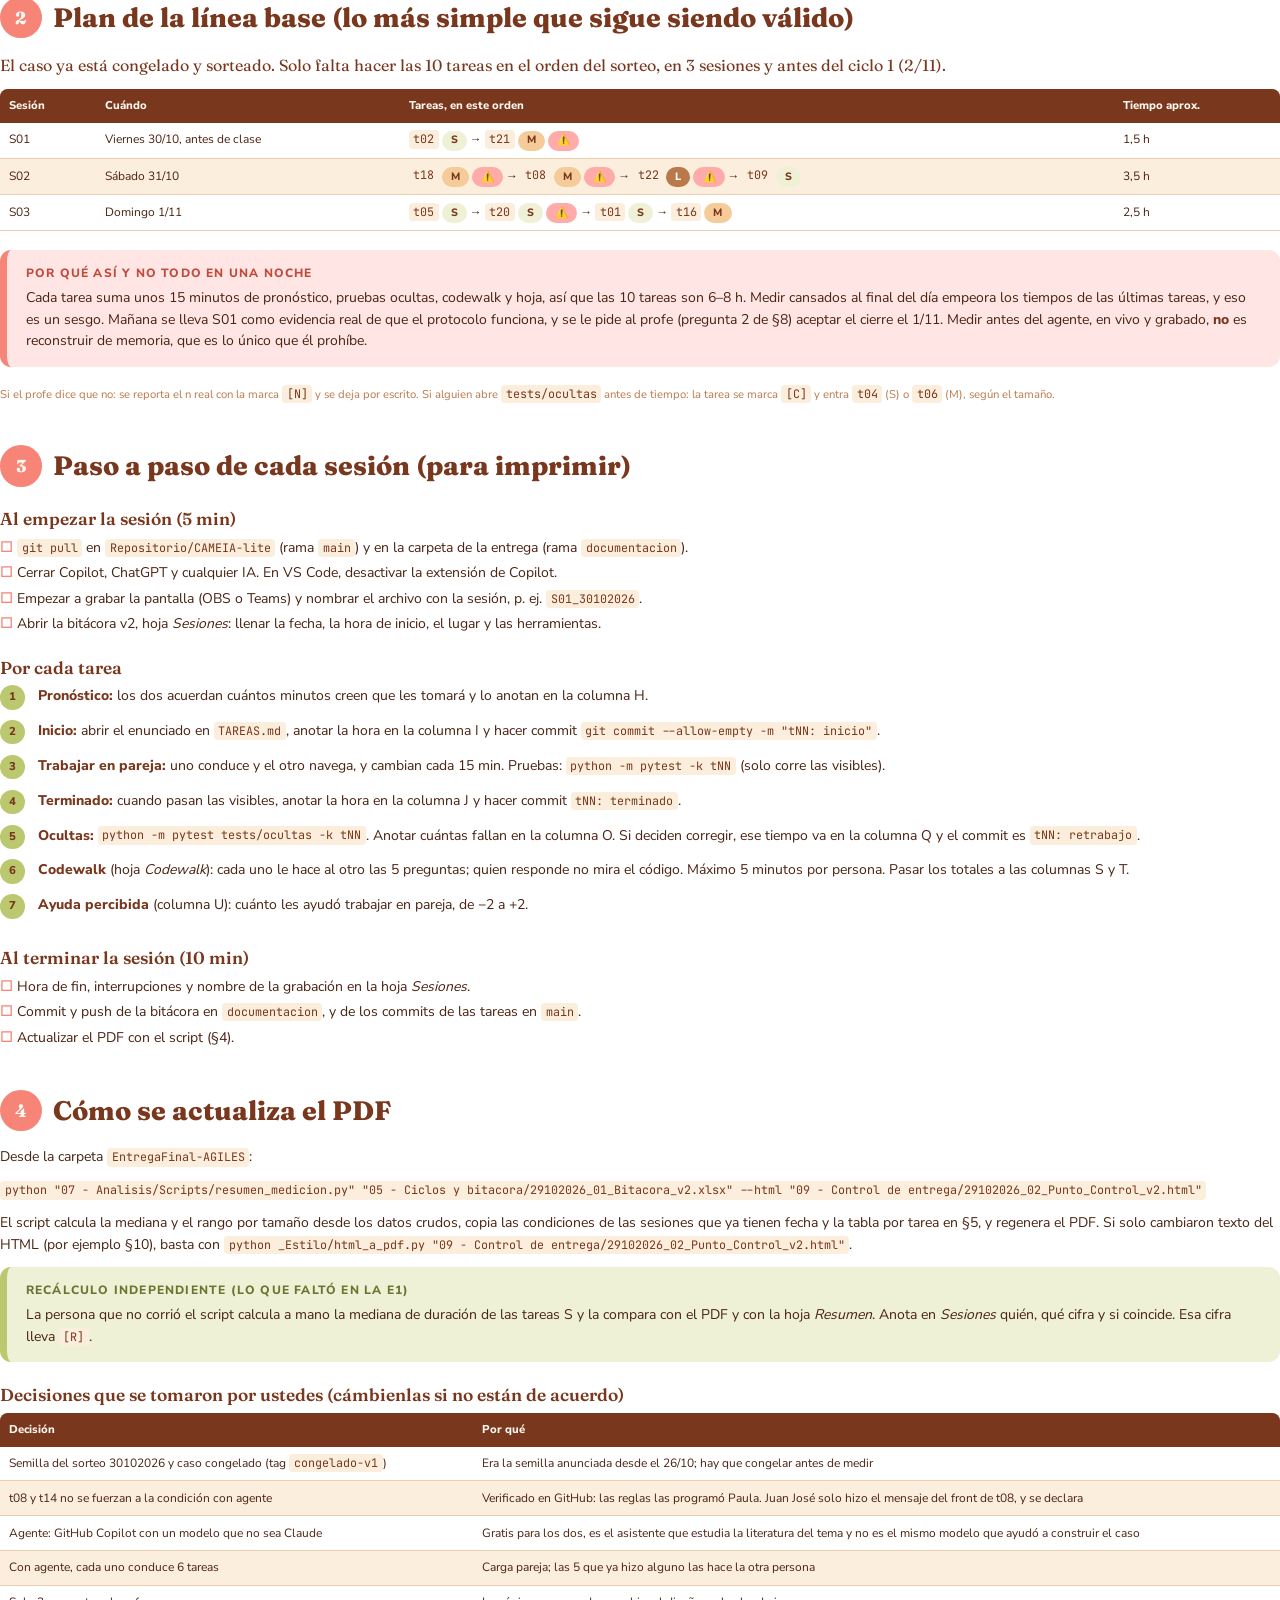
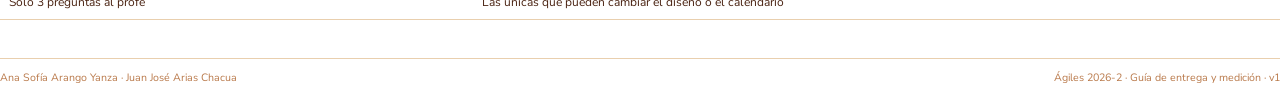
<file: 09 - Control de entrega/29102026_03_Guia_Entrega_y_Medicion_v1.html>
<!doctype html>
<html lang="es">
<head>
<meta charset="utf-8">
<title>Guía de entrega y medición</title>
<link rel="stylesheet" href="../_Estilo/estilo.css">
</head>
<body>

<div class="portada">
  <div class="franjas"><span style="background:#BCC86F"></span><span style="background:#F5CB99"></span><span style="background:#FFABA9"></span><span style="background:#F68578"></span><span style="background:#B9794A"></span></div>
  <div class="etiqueta">Taller de Metodologías Ágiles · 2026-2 · Uso interno de la pareja</div>
  <h1>Guía de entrega y medición</h1>
  <div class="sub">Qué se envía el 30/10, cómo se mide la línea base sin complicarse y cómo se actualiza el PDF</div>
  <dl class="meta">
    <dt>Pareja</dt><dd>Ana Sofía Arango Yanza · Juan José Arias Chacua</dd>
    <dt>Complementa</dt><dd>29102026_01_Revision_Entrega_v1 (qué se revisó y qué se corrigió)</dd>
    <dt>Fecha y versión</dt><dd>29/10/2026 · v1</dd>
  </dl>
</div>

<section>
  <h2><span class="num">1</span>Qué se envía el viernes 30/10</h2>
  <div class="tarjetas">
    <div class="tarjeta verde"><div class="t">Se envía</div><div class="v">1 PDF</div><code>09 - Control de entrega/29102026_02_Punto_Control_v2.pdf</code></div>
    <div class="tarjeta miel"><div class="t">Anexos</div><div class="v">Enlaces</div>En §11 del PDF: el repo, el tag congelado, la bitácora, la spec, el GQM y las fuentes</div>
    <div class="tarjeta rosa"><div class="t">En clase</div><div class="v">Mostrar</div>El repo abierto y la bitácora; hacer las 3 preguntas de §8</div>
  </div>
  <p>El enunciado pide <strong>mostrar</strong> en el punto de control el caso base, la spec v1 y la línea base. Los anexos formales (la bitácora completa en xlsx y los prompts finales) se entregan el <strong>16/11</strong>. Por eso, para el 30/10 basta <strong>un solo PDF</strong> con los enlaces al repositorio. No hay que adjuntar nada más. Si el profe pide el Excel, lo descargan del enlace.</p>
  <div class="caja nota"><h4>Antes de enviarlo (10 min)</h4><ul>
    <li>Leer el PDF completo. Ustedes responden por cada frase.</li>
    <li>Llenar §10, "Qué verificamos nosotros": qué revisaron de las 24 tareas y qué fuentes leyeron. Cambien la etiqueta "Completar antes de entregar" por su texto en el HTML y regeneren el PDF (ver §4).</li>
    <li>Si ya midieron la sesión S01, actualizar §5 con el script (ver §4).</li>
  </ul></div>
</section>

<section class="nueva">
  <h2><span class="num">2</span>Plan de la línea base (lo más simple que sigue siendo válido)</h2>
  <p class="lead">El caso ya está congelado y sorteado. Solo falta hacer las 10 tareas en el orden del sorteo, en 3 sesiones y antes del ciclo 1 (2/11).</p>
  <table>
    <thead><tr><th>Sesión</th><th>Cuándo</th><th>Tareas, en este orden</th><th>Tiempo aprox.</th></tr></thead>
    <tbody>
      <tr><td>S01</td><td>Viernes 30/10, antes de clase</td><td><code>t02</code> <span class="chip s">S</span> → <code>t21</code> <span class="chip m">M</span> <span class="chip dif">⚠️</span></td><td>1,5 h</td></tr>
      <tr><td>S02</td><td>Sábado 31/10</td><td><code>t18</code> <span class="chip m">M</span> <span class="chip dif">⚠️</span> → <code>t08</code> <span class="chip m">M</span> <span class="chip dif">⚠️</span> → <code>t22</code> <span class="chip l">L</span> <span class="chip dif">⚠️</span> → <code>t09</code> <span class="chip s">S</span></td><td>3,5 h</td></tr>
      <tr><td>S03</td><td>Domingo 1/11</td><td><code>t05</code> <span class="chip s">S</span> → <code>t20</code> <span class="chip s">S</span> <span class="chip dif">⚠️</span> → <code>t01</code> <span class="chip s">S</span> → <code>t16</code> <span class="chip m">M</span></td><td>2,5 h</td></tr>
    </tbody>
  </table>
  <div class="caja alerta"><h4>Por qué así y no todo en una noche</h4><p>Cada tarea suma unos 15 minutos de pronóstico, pruebas ocultas, codewalk y hoja, así que las 10 tareas son 6–8 h. Medir cansados al final del día empeora los tiempos de las últimas tareas, y eso es un sesgo. Mañana se lleva S01 como evidencia real de que el protocolo funciona, y se le pide al profe (pregunta 2 de §8) aceptar el cierre el 1/11. Medir antes del agente, en vivo y grabado, <strong>no</strong> es reconstruir de memoria, que es lo único que él prohíbe.</p></div>
  <p class="pequeno">Si el profe dice que no: se reporta el n real con la marca <code>[N]</code> y se deja por escrito. Si alguien abre <code>tests/ocultas</code> antes de tiempo: la tarea se marca <code>[C]</code> y entra <code>t04</code> (S) o <code>t06</code> (M), según el tamaño.</p>
</section>

<section class="nueva">
  <h2><span class="num">3</span>Paso a paso de cada sesión (para imprimir)</h2>
  <h3>Al empezar la sesión (5 min)</h3>
  <ul class="check">
    <li><code>git pull</code> en <code>Repositorio/CAMEIA-lite</code> (rama <code>main</code>) y en la carpeta de la entrega (rama <code>documentacion</code>).</li>
    <li>Cerrar Copilot, ChatGPT y cualquier IA. En VS Code, desactivar la extensión de Copilot.</li>
    <li>Empezar a grabar la pantalla (OBS o Teams) y nombrar el archivo con la sesión, p. ej. <code>S01_30102026</code>.</li>
    <li>Abrir la bitácora v2, hoja <em>Sesiones</em>: llenar la fecha, la hora de inicio, el lugar y las herramientas.</li>
  </ul>
  <h3>Por cada tarea</h3>
  <ol class="pasos">
    <li><strong>Pronóstico:</strong> los dos acuerdan cuántos minutos creen que les tomará y lo anotan en la columna H.</li>
    <li><strong>Inicio:</strong> abrir el enunciado en <code>TAREAS.md</code>, anotar la hora en la columna I y hacer commit <code>git commit --allow-empty -m "tNN: inicio"</code>.</li>
    <li><strong>Trabajar en pareja:</strong> uno conduce y el otro navega, y cambian cada 15 min. Pruebas: <code>python -m pytest -k tNN</code> (solo corre las visibles).</li>
    <li><strong>Terminado:</strong> cuando pasan las visibles, anotar la hora en la columna J y hacer commit <code>tNN: terminado</code>.</li>
    <li><strong>Ocultas:</strong> <code>python -m pytest tests/ocultas -k tNN</code>. Anotar cuántas fallan en la columna O. Si deciden corregir, ese tiempo va en la columna Q y el commit es <code>tNN: retrabajo</code>.</li>
    <li><strong>Codewalk</strong> (hoja <em>Codewalk</em>): cada uno le hace al otro las 5 preguntas; quien responde no mira el código. Máximo 5 minutos por persona. Pasar los totales a las columnas S y T.</li>
    <li><strong>Ayuda percibida</strong> (columna U): cuánto les ayudó trabajar en pareja, de −2 a +2.</li>
  </ol>
  <h3>Al terminar la sesión (10 min)</h3>
  <ul class="check">
    <li>Hora de fin, interrupciones y nombre de la grabación en la hoja <em>Sesiones</em>.</li>
    <li>Commit y push de la bitácora en <code>documentacion</code>, y de los commits de las tareas en <code>main</code>.</li>
    <li>Actualizar el PDF con el script (§4).</li>
  </ul>
</section>

<section class="nueva">
  <h2><span class="num">4</span>Cómo se actualiza el PDF</h2>
  <p>Desde la carpeta <code>EntregaFinal-AGILES</code>:</p>
  <p><code>python "07 - Analisis/Scripts/resumen_medicion.py" "05 - Ciclos y bitacora/29102026_01_Bitacora_v2.xlsx" --html "09 - Control de entrega/29102026_02_Punto_Control_v2.html"</code></p>
  <p>El script calcula la mediana y el rango por tamaño desde los datos crudos, copia las condiciones de las sesiones que ya tienen fecha y la tabla por tarea en §5, y regenera el PDF. Si solo cambiaron texto del HTML (por ejemplo §10), basta con <code>python _Estilo/html_a_pdf.py "09 - Control de entrega/29102026_02_Punto_Control_v2.html"</code>.</p>
  <div class="caja ok"><h4>Recálculo independiente (lo que faltó en la E1)</h4><p>La persona que no corrió el script calcula a mano la mediana de duración de las tareas S y la compara con el PDF y con la hoja <em>Resumen</em>. Anota en <em>Sesiones</em> quién, qué cifra y si coincide. Esa cifra lleva <code>[R]</code>.</p></div>
  <h3>Decisiones que se tomaron por ustedes (cámbienlas si no están de acuerdo)</h3>
  <table>
    <thead><tr><th>Decisión</th><th>Por qué</th></tr></thead>
    <tbody>
      <tr><td>Semilla del sorteo 30102026 y caso congelado (tag <code>congelado-v1</code>)</td><td>Era la semilla anunciada desde el 26/10; hay que congelar antes de medir</td></tr>
      <tr><td>t08 y t14 no se fuerzan a la condición con agente</td><td>Verificado en GitHub: las reglas las programó Paula. Juan José solo hizo el mensaje del front de t08, y se declara</td></tr>
      <tr><td>Agente: GitHub Copilot con un modelo que no sea Claude</td><td>Gratis para los dos, es el asistente que estudia la literatura del tema y no es el mismo modelo que ayudó a construir el caso</td></tr>
      <tr><td>Con agente, cada uno conduce 6 tareas</td><td>Carga pareja; las 5 que ya hizo alguno las hace la otra persona</td></tr>
      <tr><td>Solo 3 preguntas al profe</td><td>Las únicas que pueden cambiar el diseño o el calendario</td></tr>
    </tbody>
  </table>
</section>

<div class="pie"><span>Ana Sofía Arango Yanza · Juan José Arias Chacua</span><span>Ágiles 2026-2 · Guía de entrega y medición · v1</span></div>
</body>
</html>
</file>
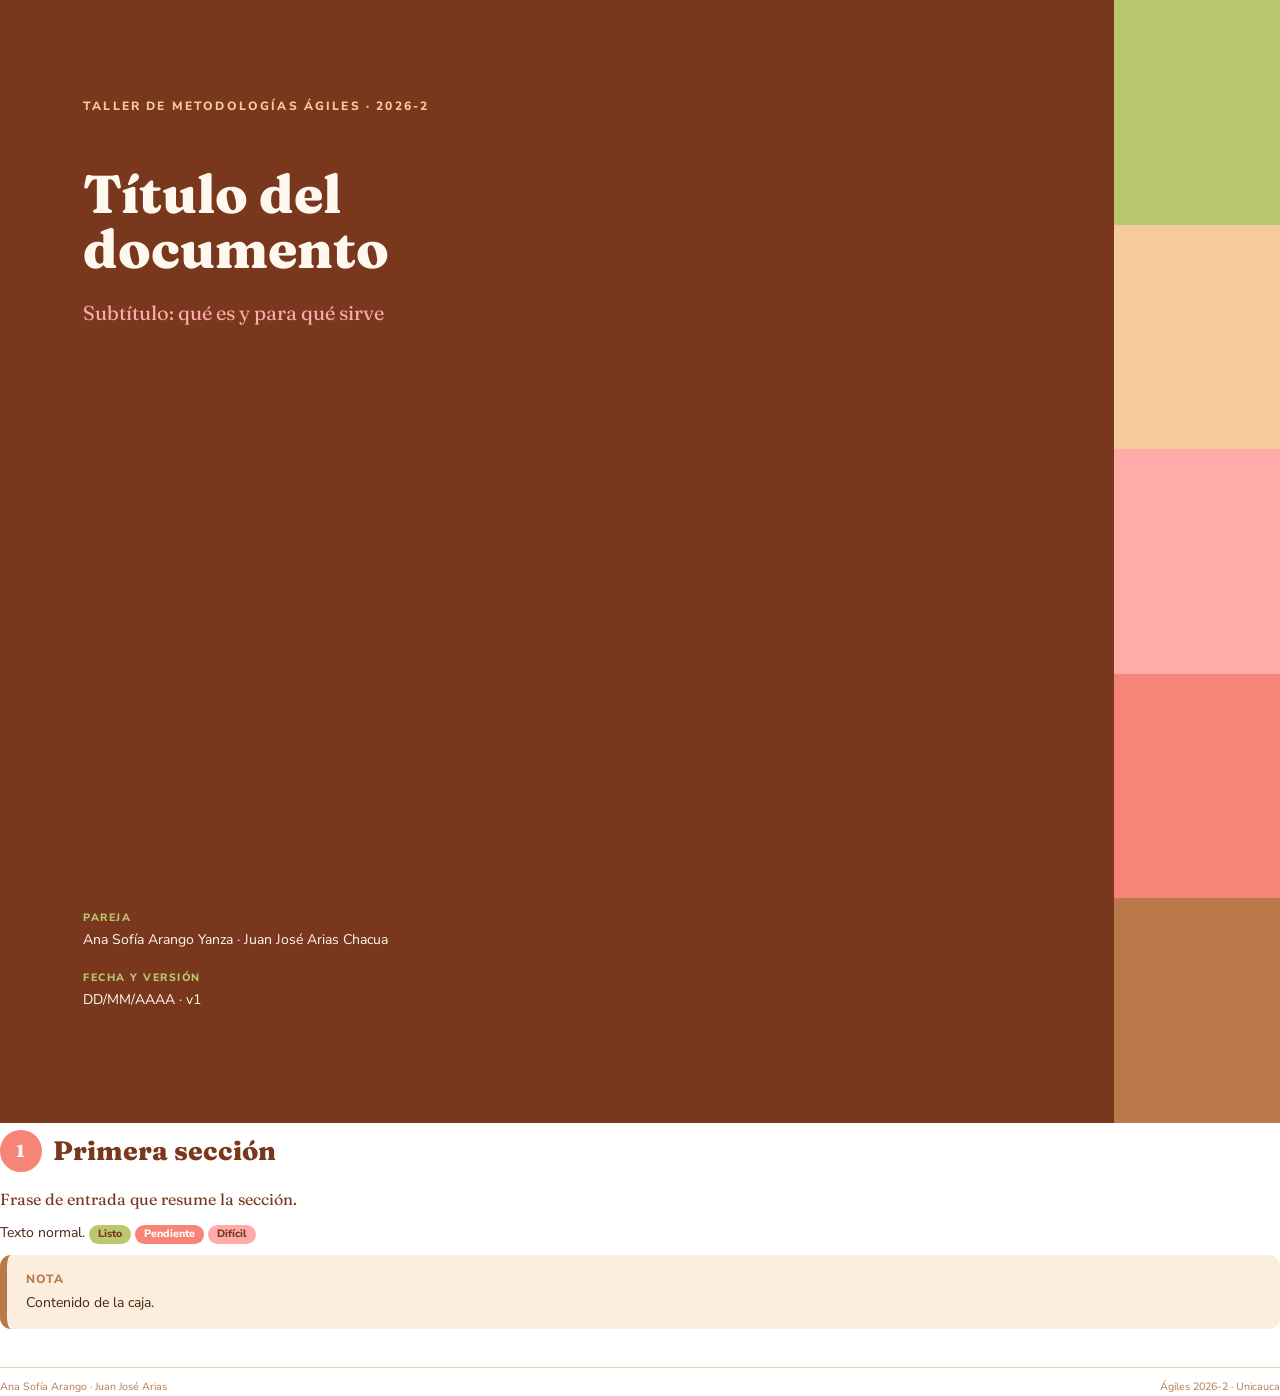
<file: _Estilo/plantilla_documento.html>
<!doctype html>
<html lang="es">
<head>
<meta charset="utf-8">
<title>Título del documento</title>
<!-- Ajustar la ruta relativa hasta _Estilo/ según dónde se guarde el documento -->
<link rel="stylesheet" href="../_Estilo/estilo.css">
</head>
<body>

<div class="portada">
  <div class="franjas"><span style="background:#BCC86F"></span><span style="background:#F5CB99"></span><span style="background:#FFABA9"></span><span style="background:#F68578"></span><span style="background:#B9794A"></span></div>
  <div class="etiqueta">Taller de Metodologías Ágiles · 2026-2</div>
  <h1>Título del documento</h1>
  <div class="sub">Subtítulo: qué es y para qué sirve</div>
  <dl class="meta">
    <dt>Pareja</dt><dd>Ana Sofía Arango Yanza · Juan José Arias Chacua</dd>
    <dt>Fecha y versión</dt><dd>DD/MM/AAAA · v1</dd>
  </dl>
</div>

<section>
  <h2><span class="num">1</span>Primera sección</h2>
  <p class="lead">Frase de entrada que resume la sección.</p>
  <p>Texto normal. <span class="chip ok">Listo</span> <span class="chip pend">Pendiente</span> <span class="chip dif">Difícil</span></p>
  <div class="caja nota"><h4>Nota</h4><p>Contenido de la caja.</p></div>
</section>

<div class="pie"><span>Ana Sofía Arango · Juan José Arias</span><span>Ágiles 2026-2 · Unicauca</span></div>
</body>
</html>
</file>
<file: _Estilo/estilo.css>
/* ==========================================================================
   Estilo "Macarons" — documentos del proyecto final Ágiles 2026-2
   Usar en todo documento (PDF vía HTML) y como referencia para las diapositivas.
   Ver _Estilo/README.md
   ========================================================================== */
/* Fuentes locales (OFL, Google Fonts) en _Estilo/fuentes: funcionan sin internet */
@font-face { font-family: "Fraunces"; font-weight: 400; font-style: normal; src: url("fuentes/Fraunces-400.ttf") format("truetype"); }
@font-face { font-family: "Fraunces"; font-weight: 600; font-style: normal; src: url("fuentes/Fraunces-600.ttf") format("truetype"); }
@font-face { font-family: "Fraunces"; font-weight: 800; font-style: normal; src: url("fuentes/Fraunces-800.ttf") format("truetype"); }
@font-face { font-family: "JetBrains Mono"; font-weight: 400; font-style: normal; src: url("fuentes/JetBrainsMono-400.ttf") format("truetype"); }
@font-face { font-family: "JetBrains Mono"; font-weight: 600; font-style: normal; src: url("fuentes/JetBrainsMono-600.ttf") format("truetype"); }
@font-face { font-family: "Nunito Sans"; font-weight: 400; font-style: normal; src: url("fuentes/NunitoSans-400.ttf") format("truetype"); }
@font-face { font-family: "Nunito Sans"; font-weight: 600; font-style: normal; src: url("fuentes/NunitoSans-600.ttf") format("truetype"); }
@font-face { font-family: "Nunito Sans"; font-weight: 800; font-style: normal; src: url("fuentes/NunitoSans-800.ttf") format("truetype"); }

:root {
  /* Paleta */
  --matcha:      #BCC86F;  /* éxito, listo, verificado */
  --semolina:    #F5CB99;  /* fondos suaves, tablas */
  --strawberry:  #FFABA9;  /* advertencias suaves, casos difíciles */
  --tea-rose:    #F68578;  /* acento principal, pendientes */
  --peanut:      #B9794A;  /* texto secundario, bordes */
  --chocolate:   #79371D;  /* texto principal, títulos */
  /* Derivados */
  --cream:       #FFF8EF;  /* fondo de página */
  --matcha-soft: #EEF1D6;
  --semolina-soft:#FCEEDC;
  --rose-soft:   #FFE6E4;
  --ink:         #4A2312;  /* texto de cuerpo, más oscuro que chocolate */
  --line:        #E9CFAE;

  --f-titulo: "Fraunces", Georgia, serif;
  --f-texto:  "Nunito Sans", "Segoe UI", sans-serif;
  --f-mono:   "JetBrains Mono", Consolas, monospace;
}

@page { size: A4; margin: 18mm 16mm 20mm; }
@page :first { margin: 0; }

* { box-sizing: border-box; }
html { -webkit-print-color-adjust: exact; print-color-adjust: exact; }
body { margin: 0; background: #fff; color: var(--ink); font: 10.5pt/1.55 var(--f-texto); }

/* ---------- Portada ---------- */
.portada { height: 297mm; padding: 26mm 22mm; position: relative; overflow: hidden; page-break-after: always;
  background: var(--chocolate); color: var(--cream); display: flex; flex-direction: column; }
.portada .franjas { position: absolute; right: 0; top: 0; bottom: 0; width: 44mm; display: flex; flex-direction: column; }
.portada .franjas span { flex: 1; }
.portada .etiqueta { font: 800 9pt var(--f-texto); letter-spacing: .18em; text-transform: uppercase; color: var(--semolina); }
.portada h1 { font: 800 40pt/1.02 var(--f-titulo); margin: 14mm 0 6mm; max-width: 120mm; color: var(--cream); }
.portada .sub { font: 400 15pt/1.35 var(--f-titulo); color: var(--strawberry); max-width: 115mm; }
.portada .meta { margin-top: auto; max-width: 118mm; font-size: 10.5pt; }
.portada .meta dt { font: 800 8pt var(--f-texto); letter-spacing: .14em; text-transform: uppercase; color: var(--matcha); margin-top: 5mm; }
.portada .meta dd { margin: 1mm 0 0; }
.portada .meta a { color: var(--semolina); }

/* ---------- Títulos ---------- */
h1, h2, h3 { font-family: var(--f-titulo); color: var(--chocolate); line-height: 1.15; }
h2 { font-size: 20pt; font-weight: 800; margin: 0 0 4mm; padding-top: 2mm; break-after: avoid; }
h2 .num { display: inline-block; min-width: 11mm; height: 11mm; line-height: 11mm; text-align: center; border-radius: 50%;
  background: var(--tea-rose); color: var(--cream); font-size: 13pt; margin-right: 3mm; vertical-align: 2pt; }
h3 { font-size: 13pt; font-weight: 600; margin: 6mm 0 2mm; break-after: avoid; }
section { margin-bottom: 9mm; }
section.nueva { break-before: page; }
p { margin: 0 0 3mm; }
a { color: var(--chocolate); text-decoration-color: var(--tea-rose); }
code { font: 8.8pt var(--f-mono); background: var(--semolina-soft); padding: .3mm 1.2mm; border-radius: 1mm; color: var(--chocolate); }
strong { color: var(--chocolate); }
.lead { font: 400 12pt/1.5 var(--f-titulo); color: var(--chocolate); }

/* ---------- Tablas ---------- */
table { width: 100%; border-collapse: separate; border-spacing: 0; margin: 2mm 0 5mm; font-size: 9pt; break-inside: auto; }
thead th { background: var(--chocolate); color: var(--cream); font-weight: 800; text-align: left; padding: 2.2mm 2.5mm; font-size: 8.5pt; }
thead th:first-child { border-top-left-radius: 2mm; } thead th:last-child { border-top-right-radius: 2mm; }
tbody td { padding: 2mm 2.5mm; border-bottom: .3mm solid var(--line); vertical-align: top; background: #fff; }
tbody tr:nth-child(even) td { background: var(--semolina-soft); }
tr { break-inside: avoid; }
td.c { text-align: center; }

/* ---------- Chips y estados ---------- */
.chip { display: inline-block; padding: .4mm 2.4mm; border-radius: 10mm; font-size: 8pt; font-weight: 800; white-space: nowrap; }
.chip.ok    { background: var(--matcha); color: var(--chocolate); }
.chip.pend  { background: var(--tea-rose); color: #fff; }
.chip.dif   { background: var(--strawberry); color: var(--chocolate); }
.chip.info  { background: var(--semolina); color: var(--chocolate); }
.chip.s { background: var(--matcha-soft); color: var(--chocolate); }
.chip.m { background: var(--semolina); color: var(--chocolate); }
.chip.l { background: var(--peanut); color: #fff; }

/* ---------- Cajas ---------- */
.caja { border-radius: 3mm; padding: 4mm 5mm; margin: 3mm 0 5mm; break-inside: avoid; border-left: 2mm solid; }
.caja h4 { margin: 0 0 1.5mm; font: 800 9pt var(--f-texto); letter-spacing: .1em; text-transform: uppercase; }
.caja p:last-child, .caja ul:last-child { margin-bottom: 0; }
.caja.nota  { background: var(--semolina-soft); border-color: var(--peanut); }   .caja.nota h4 { color: var(--peanut); }
.caja.ok    { background: var(--matcha-soft);  border-color: var(--matcha); }    .caja.ok h4 { color: #6B7530; }
.caja.alerta{ background: var(--rose-soft);    border-color: var(--tea-rose); }  .caja.alerta h4 { color: #C24A3C; }

/* ---------- Tarjetas de estado ---------- */
.tarjetas { display: grid; grid-template-columns: repeat(3, 1fr); gap: 3.5mm; margin: 3mm 0 6mm; }
.tarjeta { border-radius: 3mm; padding: 4mm; background: #fff; border: .3mm solid var(--line); break-inside: avoid; }
.tarjeta .t { font: 800 8pt var(--f-texto); letter-spacing: .1em; text-transform: uppercase; color: var(--peanut); }
.tarjeta .v { font: 800 22pt/1.1 var(--f-titulo); color: var(--chocolate); margin: 1.5mm 0; }
.tarjeta.verde { border-top: 2.2mm solid var(--matcha); } .tarjeta.rosa { border-top: 2.2mm solid var(--tea-rose); } .tarjeta.miel { border-top: 2.2mm solid var(--semolina); }

/* ---------- Listas de pasos ---------- */
ol.pasos { counter-reset: p; list-style: none; padding: 0; margin: 2mm 0 5mm; }
ol.pasos li { counter-increment: p; position: relative; padding: 0 0 2.5mm 10mm; }
ol.pasos li::before { content: counter(p); position: absolute; left: 0; top: 0; width: 6.5mm; height: 6.5mm; border-radius: 50%;
  background: var(--matcha); color: var(--chocolate); font: 800 8.5pt/6.5mm var(--f-texto); text-align: center; }
ul { padding-left: 5mm; margin: 0 0 3mm; } li { margin-bottom: 1mm; }
ul.check { list-style: none; padding: 0; } ul.check li::before { content: "☐ "; color: var(--tea-rose); font-weight: 800; }

/* ---------- Línea de tiempo ---------- */
.tiempo { display: grid; grid-template-columns: repeat(5, 1fr); gap: 2mm; margin: 3mm 0 6mm; }
.tiempo div { border-radius: 2.5mm; padding: 3mm; font-size: 8.5pt; break-inside: avoid; }
.tiempo b { display: block; font: 800 10pt var(--f-titulo); color: var(--chocolate); }
.tiempo .t1 { background: var(--tea-rose); color: #fff; } .tiempo .t1 b { color: #fff; }
.tiempo .t2 { background: var(--strawberry); } .tiempo .t3 { background: var(--semolina); } .tiempo .t4 { background: var(--matcha); } .tiempo .t5 { background: var(--peanut); color: #fff; } .tiempo .t5 b { color: #fff; }

/* ---------- Pie de cada documento ---------- */
.pie { margin-top: 10mm; padding-top: 3mm; border-top: .3mm solid var(--line); font-size: 8pt; color: var(--peanut); display: flex; justify-content: space-between; }
.pequeno { font-size: 8.5pt; color: var(--peanut); }
.dos-col { display: grid; grid-template-columns: 1fr 1fr; gap: 6mm; }
</file>
